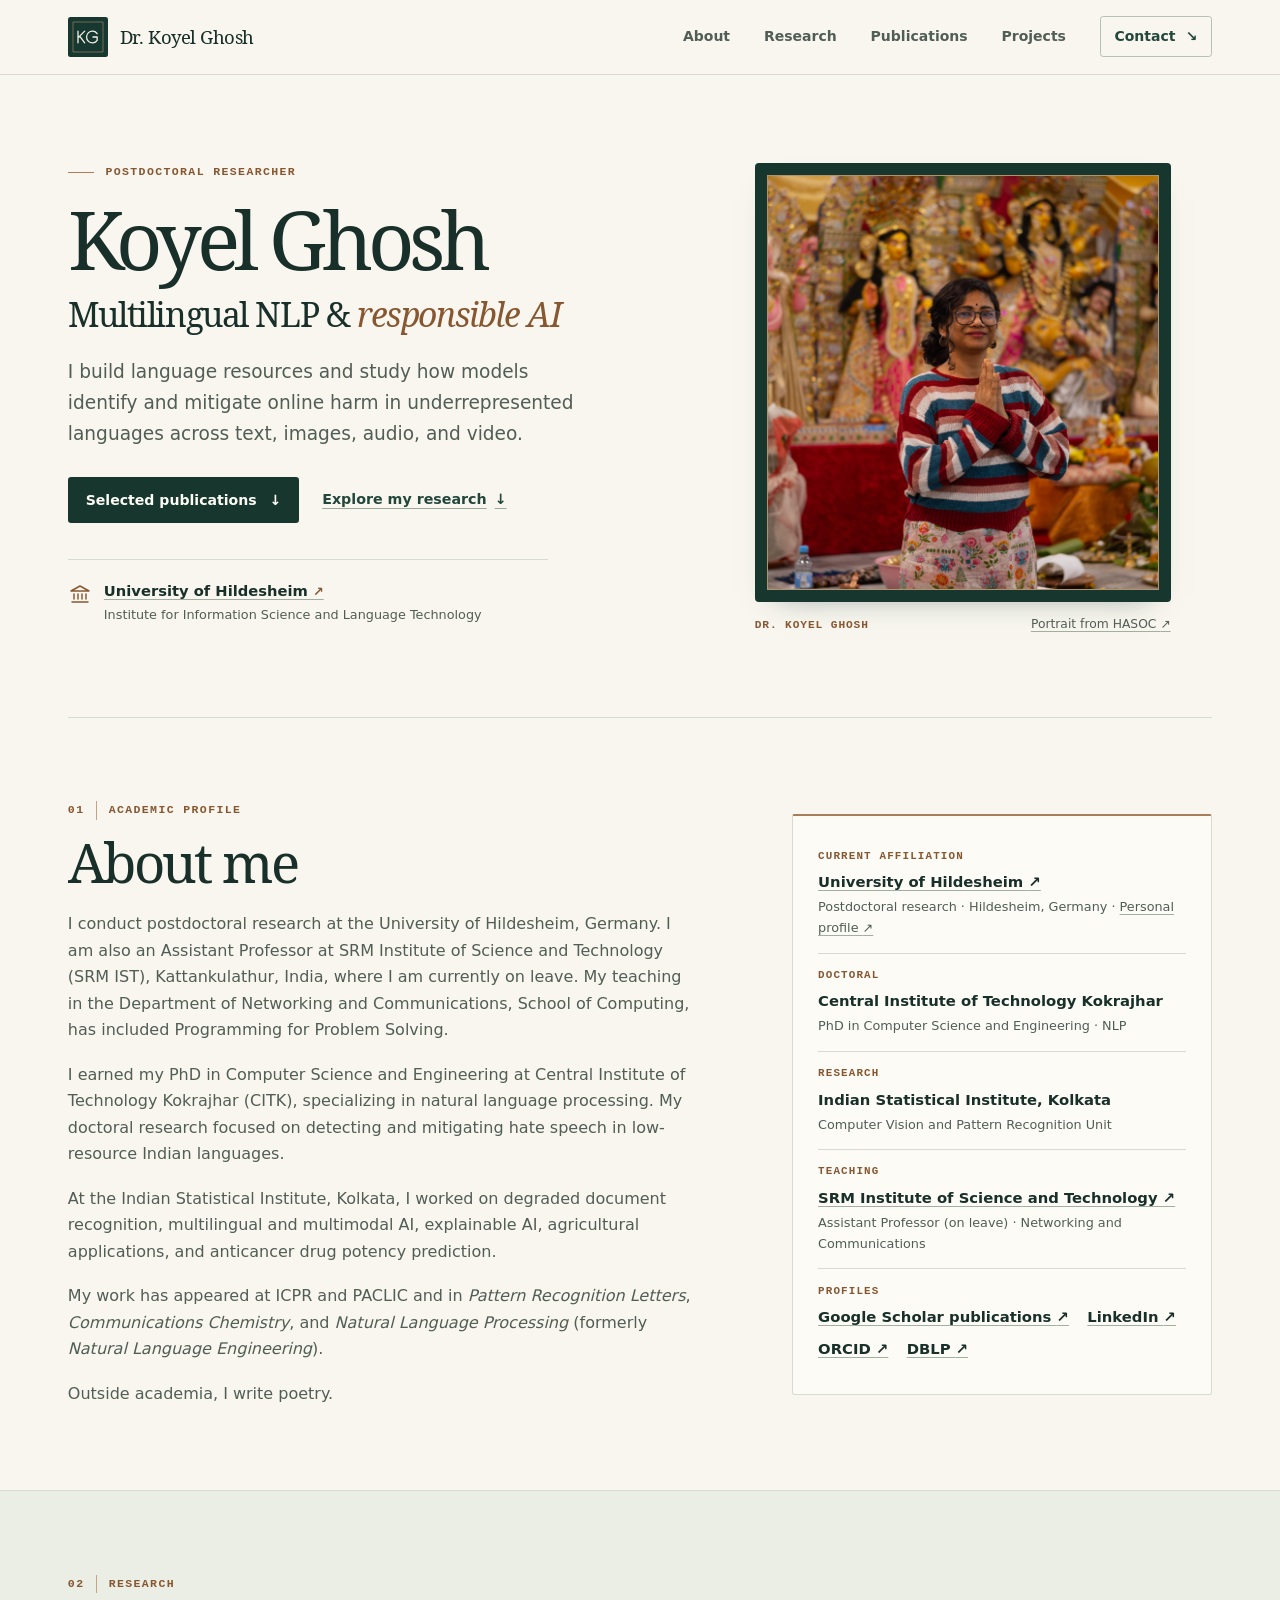
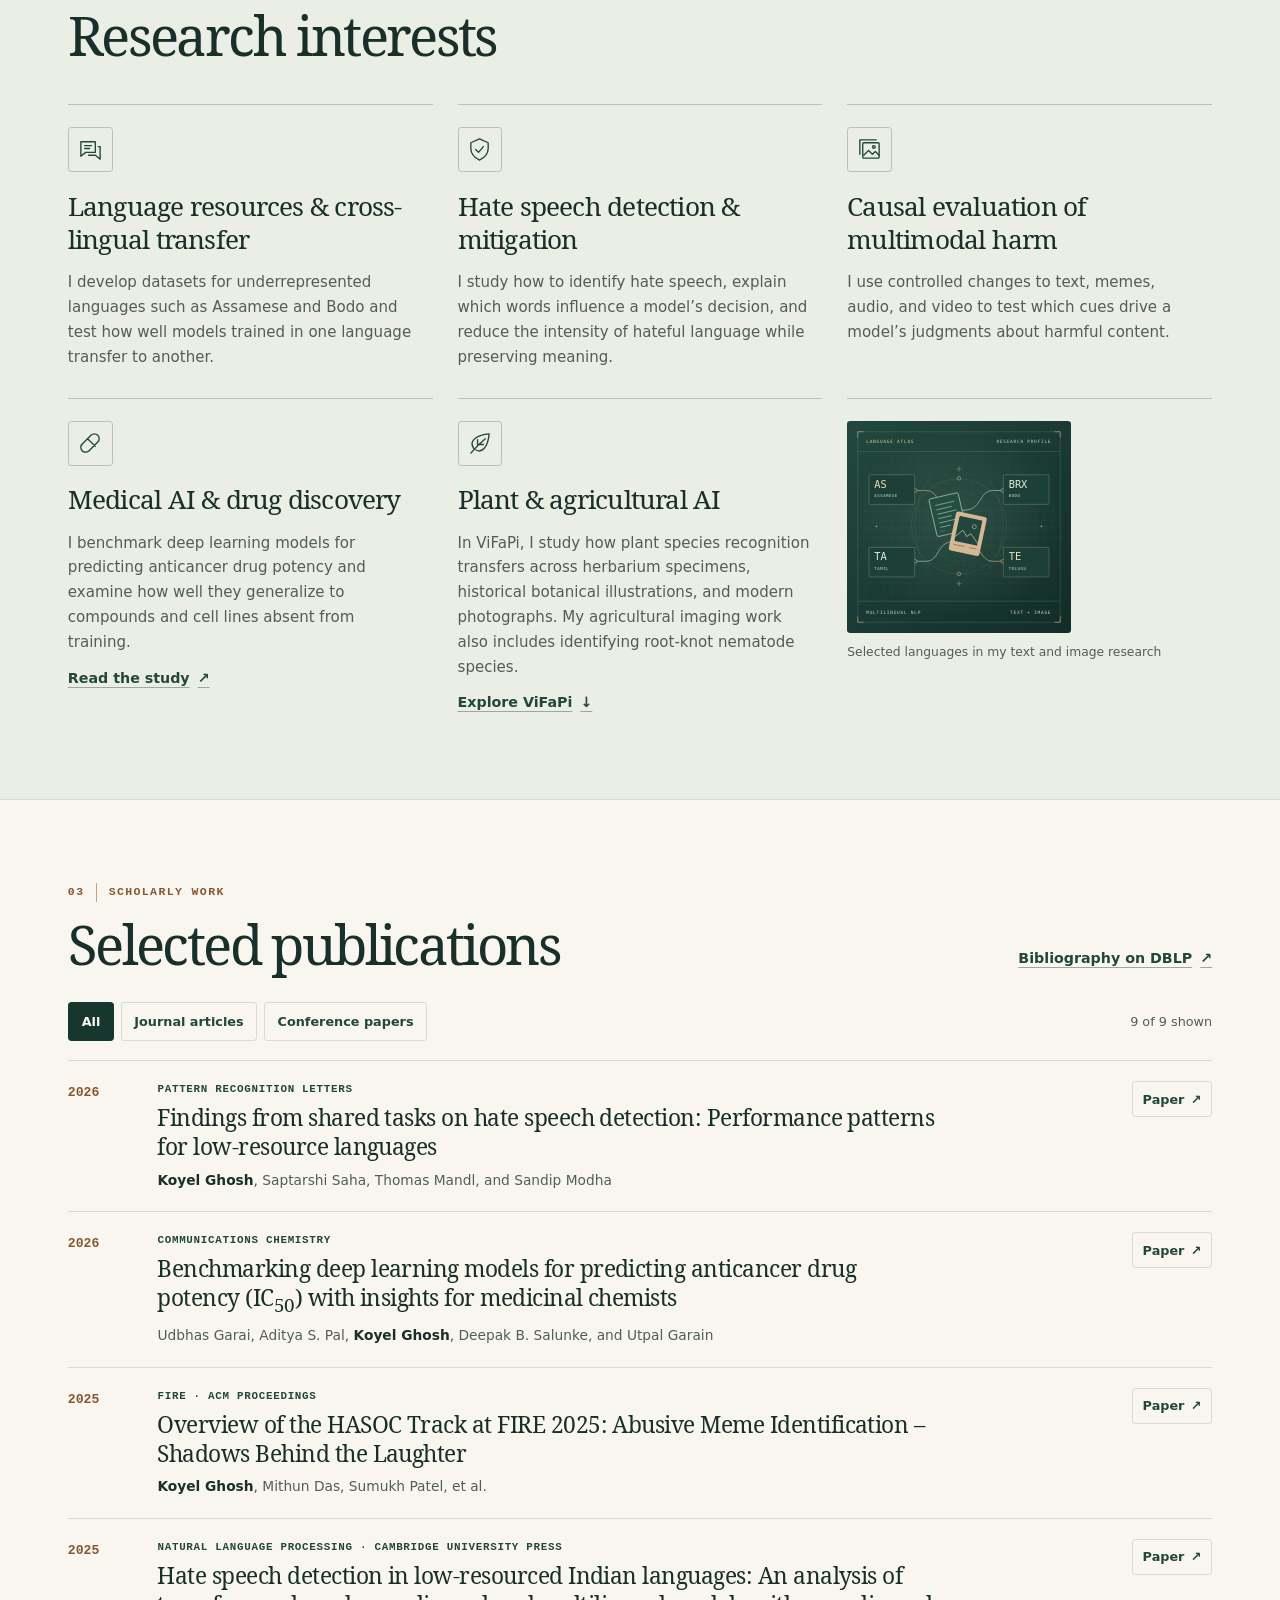
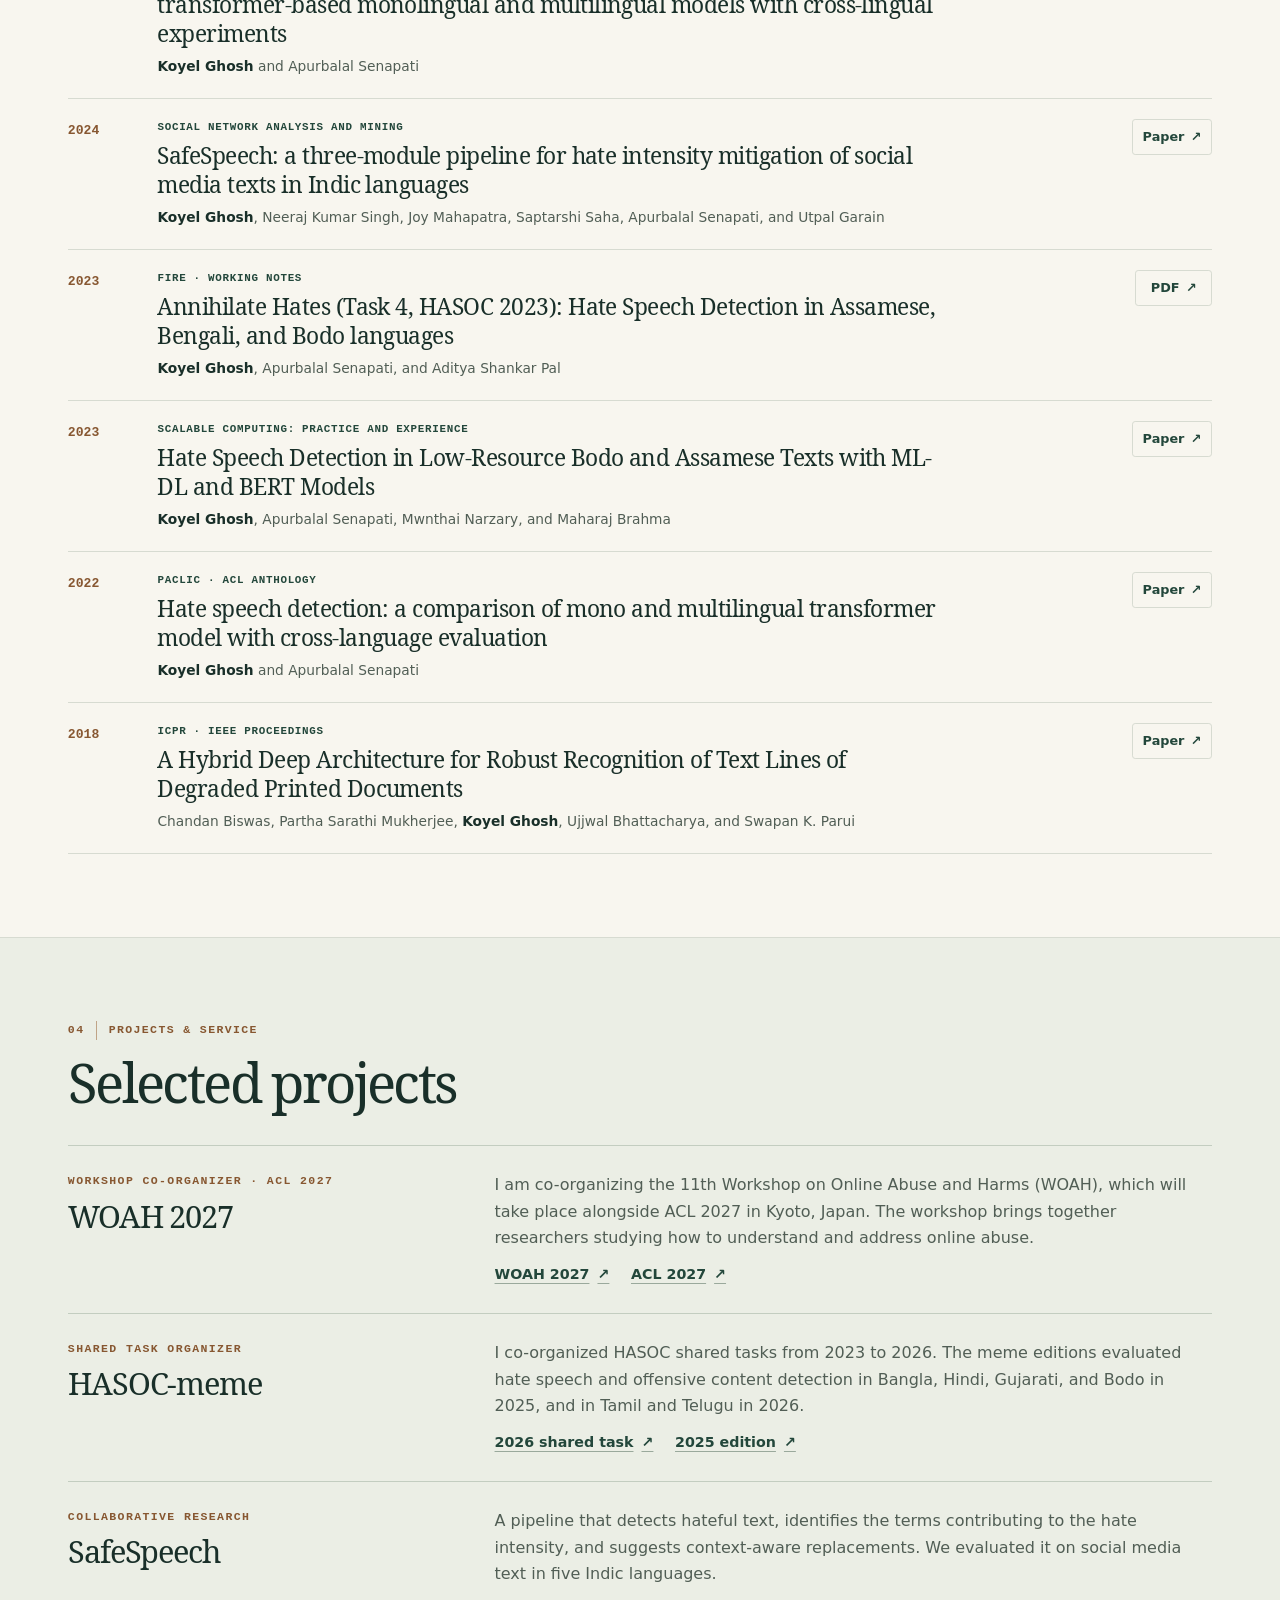
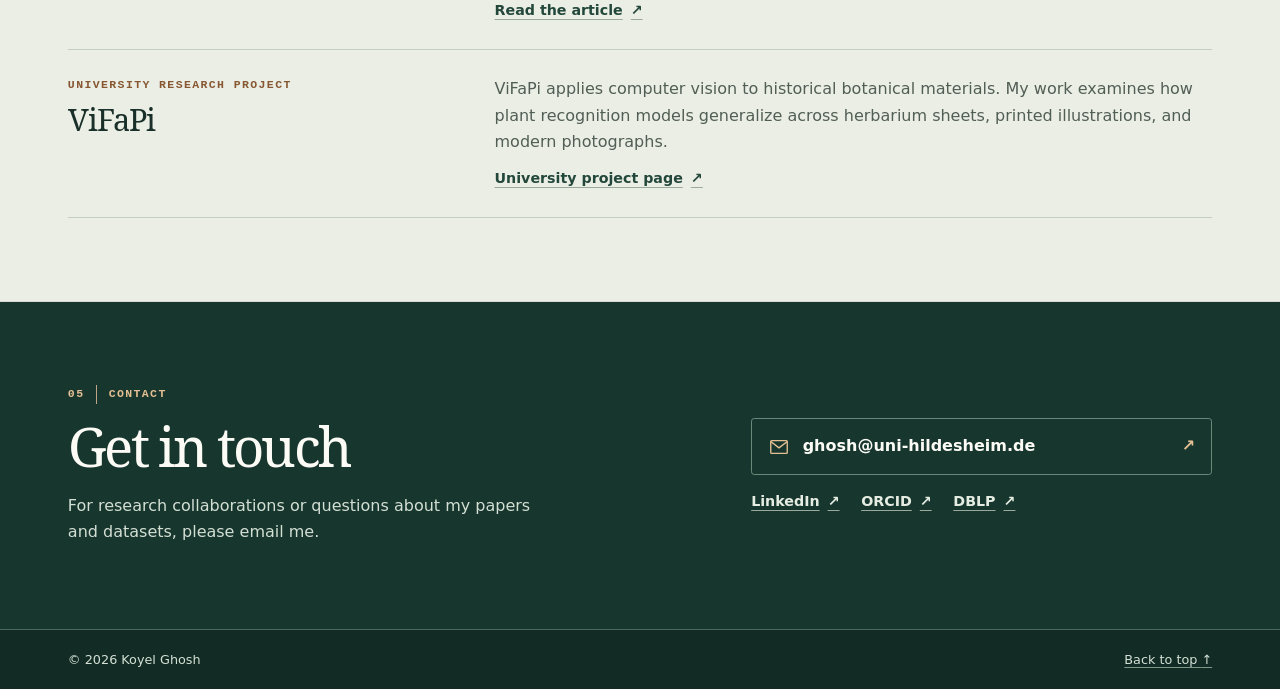
<file: index.html>
<!doctype html>
<html lang="en">
<head>
  <meta charset="utf-8">
  <meta name="viewport" content="width=device-width, initial-scale=1">
  <meta name="theme-color" content="#f8f6ef">
  <meta name="description" content="Dr. Koyel Ghosh conducts postdoctoral research at the University of Hildesheim on multilingual NLP, online harm, and multimodal AI, with applications in plant science and drug discovery.">
  <meta property="og:title" content="Dr. Koyel Ghosh · Research">
  <meta property="og:description" content="Research in multilingual NLP, multimodal evaluation of online harm, and applications of AI in plant science and drug discovery.">
  <meta property="og:type" content="website">
  <title>Dr. Koyel Ghosh · Research</title>
  <link rel="icon" href="assets/favicon.svg" type="image/svg+xml">
  <link rel="preload" href="assets/noto-serif.woff" as="font" type="font/woff" crossorigin>
  <link rel="stylesheet" href="styles.css">
  <script src="site.js" defer></script>
</head>
<body id="top">
  <a class="skip-link" href="#main">Skip to content</a>

  <header class="site-header">
    <div class="wrap masthead">
      <a class="brand" href="#top" aria-label="Dr. Koyel Ghosh, home">
        <img class="brand-mark" src="assets/favicon.svg" width="42" height="42" alt="">
        <span class="brand-name">Dr. Koyel Ghosh</span>
      </a>
      <button type="button" class="menu-toggle" aria-expanded="false" aria-controls="primary-nav" hidden>
        Menu
        <svg viewBox="0 0 20 20" width="18" height="18" fill="none" stroke="currentColor" stroke-width="1.4" aria-hidden="true"><path d="M3 6h14M3 10h14M3 14h14"/></svg>
      </button>
      <nav class="site-nav" id="primary-nav" aria-label="Main navigation">
        <a href="#about">About</a>
        <a href="#research">Research</a>
        <a href="#publications">Publications</a>
        <a href="#projects">Projects</a>
        <a class="nav-contact" href="#contact">Contact <span aria-hidden="true">↘</span></a>
      </nav>
    </div>
  </header>

  <main id="main">
    <section class="hero wrap" aria-labelledby="hero-title">
      <div class="hero-copy">
        <p class="eyebrow hero-eyebrow"><span></span> Postdoctoral Researcher</p>
        <h1 id="hero-title">Koyel Ghosh</h1>
        <p class="hero-subtitle">Multilingual NLP &amp; <em>responsible AI</em></p>
        <p class="hero-intro">I build language resources and study how models identify and mitigate online harm in underrepresented languages across text, images, audio, and video.</p>
        <div class="hero-actions">
          <a class="button button-primary" href="#publications">Selected publications <span aria-hidden="true">↓</span></a>
          <a class="text-link" href="#research">Explore my research <span aria-hidden="true">↓</span></a>
        </div>
        <div class="hero-affiliation">
          <svg viewBox="0 0 24 24" width="24" height="24" fill="none" stroke="currentColor" stroke-width="1.45" stroke-linecap="round" stroke-linejoin="round" aria-hidden="true">
            <path d="M3 9 12 4l9 5H3ZM4 20h16M6 12v5m4-5v5m4-5v5m4-5v5"/>
          </svg>
          <div>
            <strong><a href="https://www.uni-hildesheim.de/fb3/institute/iwist/team/">University of Hildesheim <span class="affiliation-arrow" aria-hidden="true">↗</span></a></strong>
            <span>Institute for Information Science and Language Technology</span>
          </div>
        </div>
      </div>

      <figure class="hero-portrait">
        <div class="portrait-frame">
          <img src="assets/koyel.jpg" width="1280" height="1119" alt="Portrait of Dr. Koyel Ghosh" fetchpriority="high">
        </div>
        <figcaption>
          <span>Dr. Koyel Ghosh</span>
          <a href="https://hasocfire.github.io/hasoc/2025/organizers.html">Portrait from HASOC <span aria-hidden="true">↗</span></a>
        </figcaption>
      </figure>
    </section>

    <section class="section about wrap" id="about" aria-labelledby="about-title">
      <div>
        <p class="eyebrow section-number"><span>01</span> Academic profile</p>
        <h2 id="about-title">About me</h2>
        <p class="prose">I conduct postdoctoral research at the University of Hildesheim, Germany. I am also an Assistant Professor at SRM Institute of Science and Technology (SRM IST), Kattankulathur, India, where I am currently on leave. My teaching in the Department of Networking and Communications, School of Computing, has included Programming for Problem Solving.</p>
        <p class="prose">I earned my PhD in Computer Science and Engineering at Central Institute of Technology Kokrajhar (CITK), specializing in natural language processing. My doctoral research focused on detecting and mitigating hate speech in low-resource Indian languages.</p>
        <p class="prose">At the Indian Statistical Institute, Kolkata, I worked on degraded document recognition, multilingual and multimodal AI, explainable AI, agricultural applications, and anticancer drug potency prediction.</p>
        <p class="prose">My work has appeared at ICPR and PACLIC and in <em>Pattern Recognition Letters</em>, <em>Communications Chemistry</em>, and <em>Natural Language Processing</em> (formerly <em>Natural Language Engineering</em>).</p>
        <p class="prose" id="poetry">Outside academia, I write poetry.</p>
      </div>
      <aside class="academic-details" aria-label="Academic background">
        <dl>
          <div>
            <dt>Current affiliation</dt>
            <dd><a href="https://www.uni-hildesheim.de/fb3/institute/iwist/team/">University of Hildesheim <span aria-hidden="true">↗</span></a></dd>
            <dd class="detail-note">Postdoctoral research · Hildesheim, Germany · <a href="https://www.uni-hildesheim.de/lsf/personen/person/8615/">Personal profile <span aria-hidden="true">↗</span></a></dd>
          </div>
          <div>
            <dt>Doctoral</dt>
            <dd>Central Institute of Technology Kokrajhar</dd>
            <dd class="detail-note">PhD in Computer Science and Engineering · NLP</dd>
          </div>
          <div>
            <dt>Research</dt>
            <dd>Indian Statistical Institute, Kolkata</dd>
            <dd class="detail-note">Computer Vision and Pattern Recognition Unit</dd>
          </div>
          <div>
            <dt>Teaching</dt>
            <dd><a href="https://www.srmist.edu.in/faculty/dr-koyel-ghosh/">SRM Institute of Science and Technology <span aria-hidden="true">↗</span></a></dd>
            <dd class="detail-note">Assistant Professor (on leave) · Networking and Communications</dd>
          </div>
          <div>
            <dt>Profiles</dt>
            <dd class="profile-links">
              <a href="https://scholar.google.com/scholar?hl=en&amp;q=author%3A%22Koyel+Ghosh%22+%22hate+speech%22">Google Scholar publications <span aria-hidden="true">↗</span></a>
              <a href="https://in.linkedin.com/in/dr-koyel-ghosh-18333076" rel="me">LinkedIn <span aria-hidden="true">↗</span></a>
              <a href="https://orcid.org/0000-0001-5347-4961" rel="me">ORCID <span aria-hidden="true">↗</span></a>
              <a href="https://dblp.org/pid/231/1839.html">DBLP <span aria-hidden="true">↗</span></a>
            </dd>
          </div>
        </dl>
      </aside>
    </section>

    <section class="section research-band" id="research" aria-labelledby="research-title">
      <div class="wrap">
        <p class="eyebrow section-number"><span>02</span> Research</p>
        <h2 id="research-title">Research interests</h2>
        <div class="research-grid">
          <article class="research-topic">
            <span class="topic-icon" aria-hidden="true">
              <svg viewBox="0 0 28 28" width="27" height="27" fill="none" stroke="currentColor" stroke-width="1.4" stroke-linecap="round" stroke-linejoin="round"><path d="M4 6h15v11H9l-5 4V6Zm8 14h7l5 4V11h-2M8 10h7m-7 3h5"/></svg>
            </span>
            <h3>Language resources &amp; cross-lingual transfer</h3>
            <p>I develop datasets for underrepresented languages such as Assamese and Bodo and test how well models trained in one language transfer to another.</p>
          </article>
          <article class="research-topic">
            <span class="topic-icon" aria-hidden="true">
              <svg viewBox="0 0 28 28" width="27" height="27" fill="none" stroke="currentColor" stroke-width="1.4" stroke-linecap="round" stroke-linejoin="round"><path d="M14 3 23 7v6c0 5.2-3.7 9.4-9 12-5.3-2.6-9-6.8-9-12V7l9-4Z"/><path d="m10 14 3 3 5-6"/></svg>
            </span>
            <h3>Hate speech detection &amp; mitigation</h3>
            <p>I study how to identify hate speech, explain which words influence a model’s decision, and reduce the intensity of hateful language while preserving meaning.</p>
          </article>
          <article class="research-topic">
            <span class="topic-icon" aria-hidden="true">
              <svg viewBox="0 0 28 28" width="27" height="27" fill="none" stroke="currentColor" stroke-width="1.4" stroke-linecap="round" stroke-linejoin="round"><rect x="7" y="7" width="17" height="16" rx="1"/><path d="M4 19V4h17M8 20l5-5 4 4 3-3 4 4"/><circle cx="18.5" cy="11.5" r="1.4"/></svg>
            </span>
            <h3>Causal evaluation of multimodal harm</h3>
            <p>I use controlled changes to text, memes, audio, and video to test which cues drive a model’s judgments about harmful content.</p>
          </article>
          <article class="research-topic">
            <span class="topic-icon" aria-hidden="true">
              <svg viewBox="0 0 28 28" width="27" height="27" fill="none" stroke="currentColor" stroke-width="1.4" stroke-linecap="round" stroke-linejoin="round"><path d="M9 23a5 5 0 0 1-3.54-8.54l9-9a5 5 0 1 1 7.08 7.08l-9 9A5 5 0 0 1 9 23Zm2-14 8 8"/></svg>
            </span>
            <h3>Medical AI &amp; drug discovery</h3>
            <p>I benchmark deep learning models for predicting anticancer drug potency and examine how well they generalize to compounds and cell lines absent from training.</p>
            <a class="text-link topic-link" href="https://doi.org/10.1038/s42004-026-01916-9">Read the study <span aria-hidden="true">↗</span></a>
          </article>
          <article class="research-topic">
            <span class="topic-icon" aria-hidden="true">
              <svg viewBox="0 0 28 28" width="27" height="27" fill="none" stroke="currentColor" stroke-width="1.4" stroke-linecap="round" stroke-linejoin="round"><path d="M5 24c5-6 9-10 15-15M8 19C2 10 13 5 24 4c-1 11-6 22-15 16M12 15v-5m1 5h5"/></svg>
            </span>
            <h3>Plant &amp; agricultural AI</h3>
            <p>In ViFaPi, I study how plant species recognition transfers across herbarium specimens, historical botanical illustrations, and modern photographs. My agricultural imaging work also includes identifying root-knot nematode species.</p>
            <a class="text-link topic-link" href="#vifapi">Explore ViFaPi <span aria-hidden="true">↓</span></a>
          </article>
          <figure class="research-atlas">
            <img src="assets/language-atlas.svg" width="500" height="473" alt="Assamese, Bodo, Tamil, and Telugu linked to illustrated text and image layers." loading="lazy">
            <figcaption>Selected languages in my text and image research</figcaption>
          </figure>
        </div>
      </div>
    </section>

    <section class="section publications wrap" id="publications" aria-labelledby="publications-title">
      <div class="section-heading">
        <div>
          <p class="eyebrow section-number"><span>03</span> Scholarly work</p>
          <h2 id="publications-title">Selected publications</h2>
        </div>
        <a class="text-link heading-link" href="https://dblp.org/pid/231/1839.html">Bibliography on DBLP <span aria-hidden="true">↗</span></a>
      </div>

      <div class="publication-tools" hidden>
        <div class="filters" role="group" aria-label="Filter publications by type">
          <button type="button" data-filter="all" aria-pressed="true" aria-controls="publication-list">All</button>
          <button type="button" data-filter="journal" aria-pressed="false" aria-controls="publication-list">Journal articles</button>
          <button type="button" data-filter="conference" aria-pressed="false" aria-controls="publication-list">Conference papers</button>
        </div>
        <p class="publication-count" aria-live="polite"></p>
      </div>

      <ol class="publication-list" id="publication-list">
        <li class="publication" data-type="journal">
          <time datetime="2026">2026</time>
          <div>
            <p class="publication-venue">Pattern Recognition Letters</p>
            <h3>Findings from shared tasks on hate speech detection: Performance patterns for low-resource languages</h3>
            <p class="authors"><strong>Koyel Ghosh</strong>, Saptarshi Saha, Thomas Mandl, and Sandip Modha</p>
          </div>
          <a class="publication-link" href="https://doi.org/10.1016/j.patrec.2025.09.004" aria-label="Paper on Findings from shared tasks on hate speech detection"><span>Paper</span> <span aria-hidden="true">↗</span></a>
        </li>

        <li class="publication" data-type="journal">
          <time datetime="2026">2026</time>
          <div>
            <p class="publication-venue">Communications Chemistry</p>
            <h3>Benchmarking deep learning models for predicting anticancer drug potency (IC<sub>50</sub>) with insights for medicinal chemists</h3>
            <p class="authors">Udbhas Garai, Aditya S. Pal, <strong>Koyel Ghosh</strong>, Deepak B. Salunke, and Utpal Garain</p>
          </div>
          <a class="publication-link" href="https://doi.org/10.1038/s42004-026-01916-9" aria-label="Paper on anticancer drug potency prediction"><span>Paper</span> <span aria-hidden="true">↗</span></a>
        </li>

        <li class="publication" data-type="conference">
          <time datetime="2025">2025</time>
          <div>
            <p class="publication-venue">FIRE · ACM Proceedings</p>
            <h3>Overview of the HASOC Track at FIRE 2025: Abusive Meme Identification – Shadows Behind the Laughter</h3>
            <p class="authors"><strong>Koyel Ghosh</strong>, Mithun Das, Sumukh Patel, et al.</p>
          </div>
          <a class="publication-link" href="https://doi.org/10.1145/3777867.3778259" aria-label="Paper on Overview of the HASOC Track at FIRE 2025"><span>Paper</span> <span aria-hidden="true">↗</span></a>
        </li>

        <li class="publication" data-type="journal">
          <time datetime="2025">2025</time>
          <div>
            <p class="publication-venue">Natural Language Processing · Cambridge University Press</p>
            <h3>Hate speech detection in low-resourced Indian languages: An analysis of transformer-based monolingual and multilingual models with cross-lingual experiments</h3>
            <p class="authors"><strong>Koyel Ghosh</strong> and Apurbalal Senapati</p>
          </div>
          <a class="publication-link" href="https://doi.org/10.1017/nlp.2024.28" aria-label="Paper on Hate speech detection in low-resourced Indian languages"><span>Paper</span> <span aria-hidden="true">↗</span></a>
        </li>

        <li class="publication" data-type="journal">
          <time datetime="2024">2024</time>
          <div>
            <p class="publication-venue">Social Network Analysis and Mining</p>
            <h3>SafeSpeech: a three-module pipeline for hate intensity mitigation of social media texts in Indic languages</h3>
            <p class="authors"><strong>Koyel Ghosh</strong>, Neeraj Kumar Singh, Joy Mahapatra, Saptarshi Saha, Apurbalal Senapati, and Utpal Garain</p>
          </div>
          <a class="publication-link" href="https://doi.org/10.1007/s13278-024-01393-9" aria-label="Paper on SafeSpeech"><span>Paper</span> <span aria-hidden="true">↗</span></a>
        </li>

        <li class="publication" data-type="conference">
          <time datetime="2023">2023</time>
          <div>
            <p class="publication-venue">FIRE · Working Notes</p>
            <h3>Annihilate Hates (Task 4, HASOC 2023): Hate Speech Detection in Assamese, Bengali, and Bodo languages</h3>
            <p class="authors"><strong>Koyel Ghosh</strong>, Apurbalal Senapati, and Aditya Shankar Pal</p>
          </div>
          <a class="publication-link" href="https://ceur-ws.org/Vol-3681/T6-4.pdf" aria-label="PDF of Annihilate Hates"><span>PDF</span> <span aria-hidden="true">↗</span></a>
        </li>

        <li class="publication" data-type="journal">
          <time datetime="2023">2023</time>
          <div>
            <p class="publication-venue">Scalable Computing: Practice and Experience</p>
            <h3>Hate Speech Detection in Low-Resource Bodo and Assamese Texts with ML-DL and BERT Models</h3>
            <p class="authors"><strong>Koyel Ghosh</strong>, Apurbalal Senapati, Mwnthai Narzary, and Maharaj Brahma</p>
          </div>
          <a class="publication-link" href="https://doi.org/10.12694/scpe.v24i4.2469" aria-label="Paper on Hate Speech Detection in Low-Resource Bodo and Assamese Texts"><span>Paper</span> <span aria-hidden="true">↗</span></a>
        </li>

        <li class="publication" data-type="conference">
          <time datetime="2022">2022</time>
          <div>
            <p class="publication-venue">PACLIC · ACL Anthology</p>
            <h3>Hate speech detection: a comparison of mono and multilingual transformer model with cross-language evaluation</h3>
            <p class="authors"><strong>Koyel Ghosh</strong> and Apurbalal Senapati</p>
          </div>
          <a class="publication-link" href="https://aclanthology.org/2022.paclic-1.94/" aria-label="Paper on Hate speech detection at PACLIC 2022"><span>Paper</span> <span aria-hidden="true">↗</span></a>
        </li>
        <li class="publication" data-type="conference">
          <time datetime="2018">2018</time>
          <div>
            <p class="publication-venue">ICPR · IEEE Proceedings</p>
            <h3>A Hybrid Deep Architecture for Robust Recognition of Text Lines of Degraded Printed Documents</h3>
            <p class="authors">Chandan Biswas, Partha Sarathi Mukherjee, <strong>Koyel Ghosh</strong>, Ujjwal Bhattacharya, and Swapan K. Parui</p>
          </div>
          <a class="publication-link" href="https://doi.org/10.1109/ICPR.2018.8545409" aria-label="Paper on text line recognition at ICPR 2018"><span>Paper</span> <span aria-hidden="true">↗</span></a>
        </li>
      </ol>
    </section>

    <section class="section projects-band" id="projects" aria-labelledby="projects-title">
      <div class="wrap">
        <p class="eyebrow section-number"><span>04</span> Projects &amp; service</p>
        <h2 id="projects-title">Selected projects</h2>

        <div class="project-list">
          <article class="project">
            <div class="project-label">
              <p class="eyebrow">Workshop co-organizer · ACL 2027</p>
              <h3>WOAH 2027</h3>
            </div>
            <div>
              <p>I am co-organizing the 11th Workshop on Online Abuse and Harms (WOAH), which will take place alongside ACL 2027 in Kyoto, Japan. The workshop brings together researchers studying how to understand and address online abuse.</p>
              <div class="project-links">
                <a class="text-link" href="https://www.thewoah.org/">WOAH 2027 <span aria-hidden="true">↗</span></a>
                <a class="text-link" href="https://2027.aclweb.org/">ACL 2027 <span aria-hidden="true">↗</span></a>
              </div>
            </div>
          </article>
          <article class="project">
            <div class="project-label">
              <p class="eyebrow">Shared task organizer</p>
              <h3>HASOC-meme</h3>
            </div>
            <div>
              <p>I co-organized HASOC shared tasks from 2023 to 2026. The meme editions evaluated hate speech and offensive content detection in Bangla, Hindi, Gujarati, and Bodo in 2025, and in Tamil and Telugu in 2026.</p>
              <div class="project-links">
                <a class="text-link" href="https://hasocfire.github.io/hasoc/2026/">2026 shared task <span aria-hidden="true">↗</span></a>
                <a class="text-link" href="https://hasocfire.github.io/hasoc/2025/organizers.html">2025 edition <span aria-hidden="true">↗</span></a>
              </div>
            </div>
          </article>
          <article class="project">
            <div class="project-label">
              <p class="eyebrow">Collaborative research</p>
              <h3>SafeSpeech</h3>
            </div>
            <div>
              <p>A pipeline that detects hateful text, identifies the terms contributing to the hate intensity, and suggests context-aware replacements. We evaluated it on social media text in five Indic languages.</p>
              <div class="project-links">
                <a class="text-link" href="https://doi.org/10.1007/s13278-024-01393-9">Read the article <span aria-hidden="true">↗</span></a>
              </div>
            </div>
          </article>
          <article class="project" id="vifapi">
            <div class="project-label">
              <p class="eyebrow">University research project</p>
              <h3>ViFaPi</h3>
            </div>
            <div>
              <p>ViFaPi applies computer vision to historical botanical materials. My work examines how plant recognition models generalize across herbarium sheets, printed illustrations, and modern photographs.</p>
              <div class="project-links">
                <a class="text-link" href="https://www.uni-hildesheim.de/fb3/institute/iwist/forschung/forschungsprojekte/aktuelle-forschungsprojekte/visuelle-fachinformation-automatische-bildverarbeitung-fuer-pflanzen-in-historischen-drucken-handschriften-und-herbarien-vifapi/">University project page <span aria-hidden="true">↗</span></a>
              </div>
            </div>
          </article>
        </div>
      </div>
    </section>

    <section class="section contact" id="contact" aria-labelledby="contact-title">
      <div class="wrap contact-grid">
        <div>
          <p class="eyebrow section-number"><span>05</span> Contact</p>
          <h2 id="contact-title">Get in touch</h2>
          <p>For research collaborations or questions about my papers and datasets, please email me.</p>
        </div>
        <address class="contact-links">
          <a class="email-link" href="mailto:ghosh@uni-hildesheim.de">
            <svg viewBox="0 0 24 24" width="22" height="22" fill="none" stroke="currentColor" stroke-width="1.5" stroke-linejoin="round" aria-hidden="true"><rect x="3" y="5" width="18" height="14" rx="1"/><path d="m3 6 9 7 9-7"/></svg>
            <span>ghosh@uni-hildesheim.de</span>
            <span class="email-arrow" aria-hidden="true">↗</span>
          </a>
          <div class="contact-profiles">
            <a class="text-link" href="https://in.linkedin.com/in/dr-koyel-ghosh-18333076" rel="me">LinkedIn <span aria-hidden="true">↗</span></a>
            <a class="text-link" href="https://orcid.org/0000-0001-5347-4961" rel="me">ORCID <span aria-hidden="true">↗</span></a>
            <a class="text-link" href="https://dblp.org/pid/231/1839.html">DBLP <span aria-hidden="true">↗</span></a>
          </div>
        </address>
      </div>
    </section>
  </main>

  <footer class="site-footer">
    <div class="wrap footer-inner">
      <p>© 2026 Koyel Ghosh</p>
      <a href="#top">Back to top <span aria-hidden="true">↑</span></a>
    </div>
  </footer>
</body>
</html>
</file>
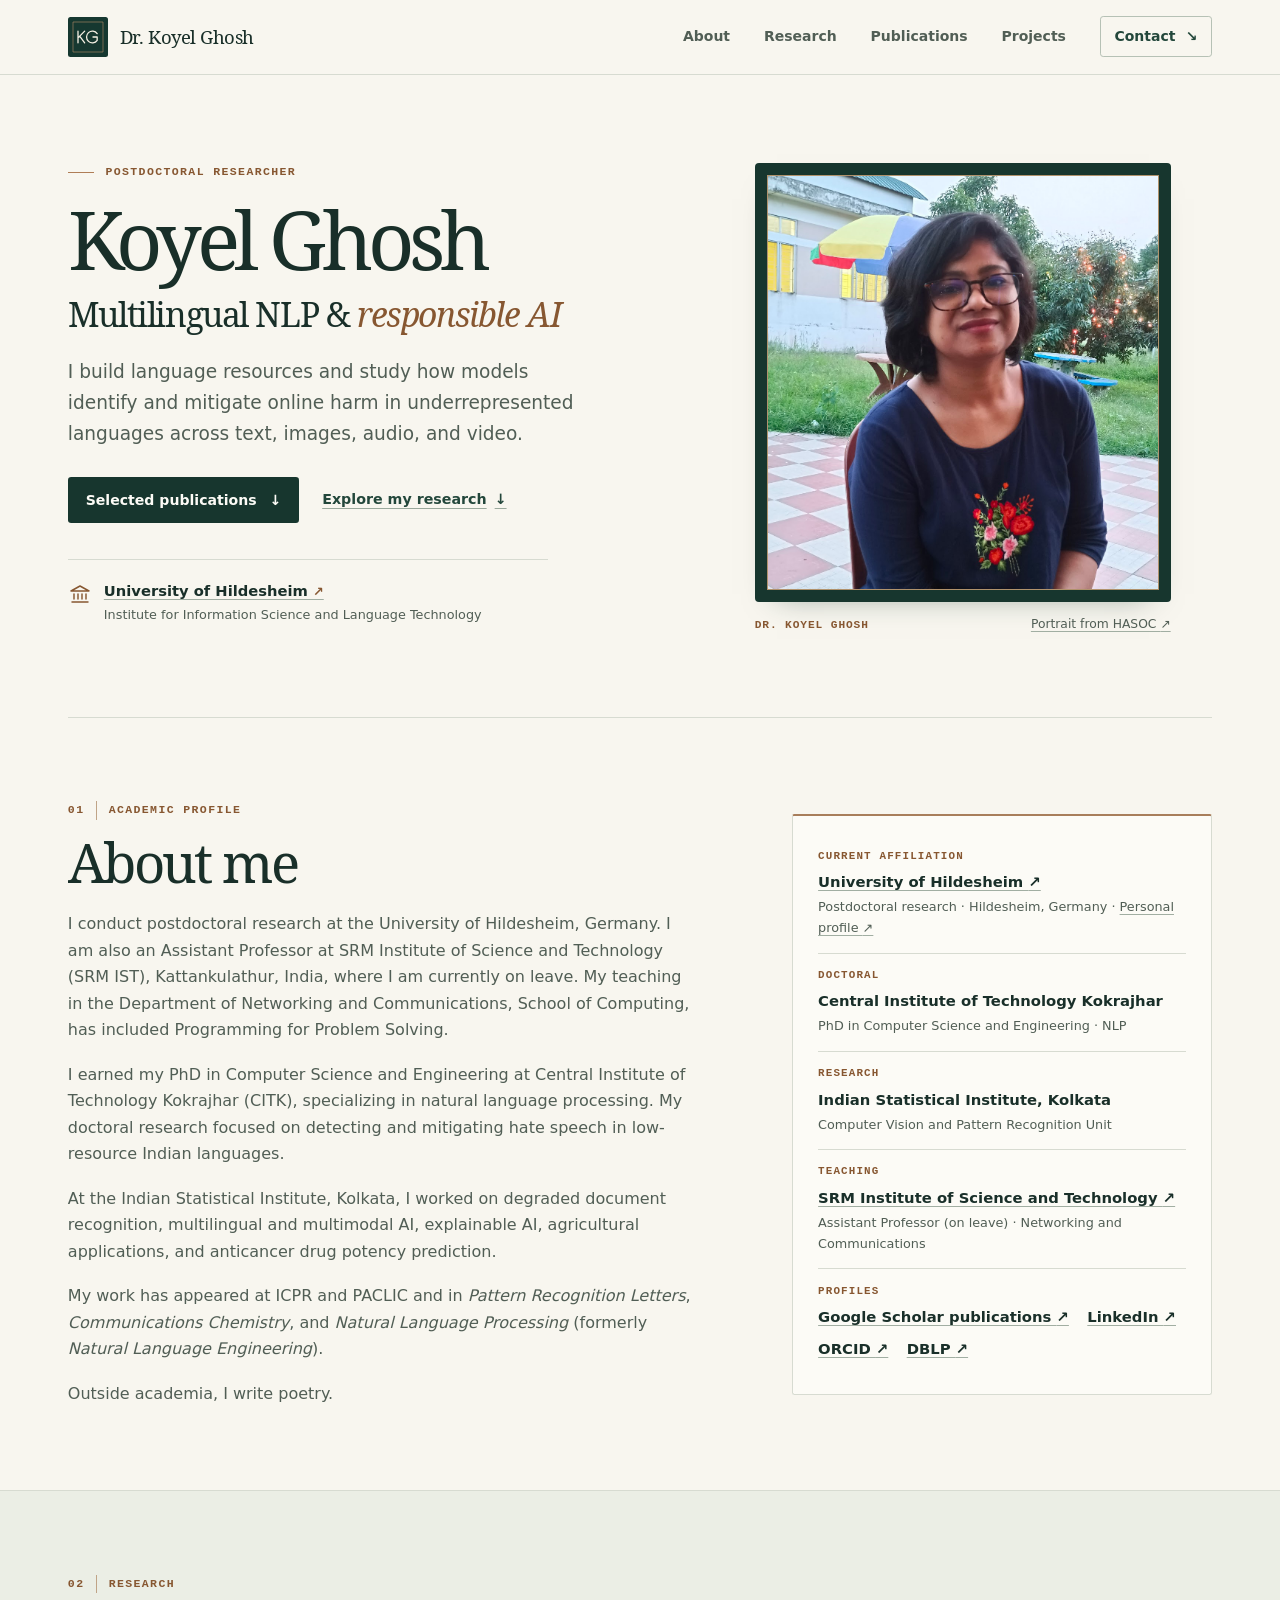
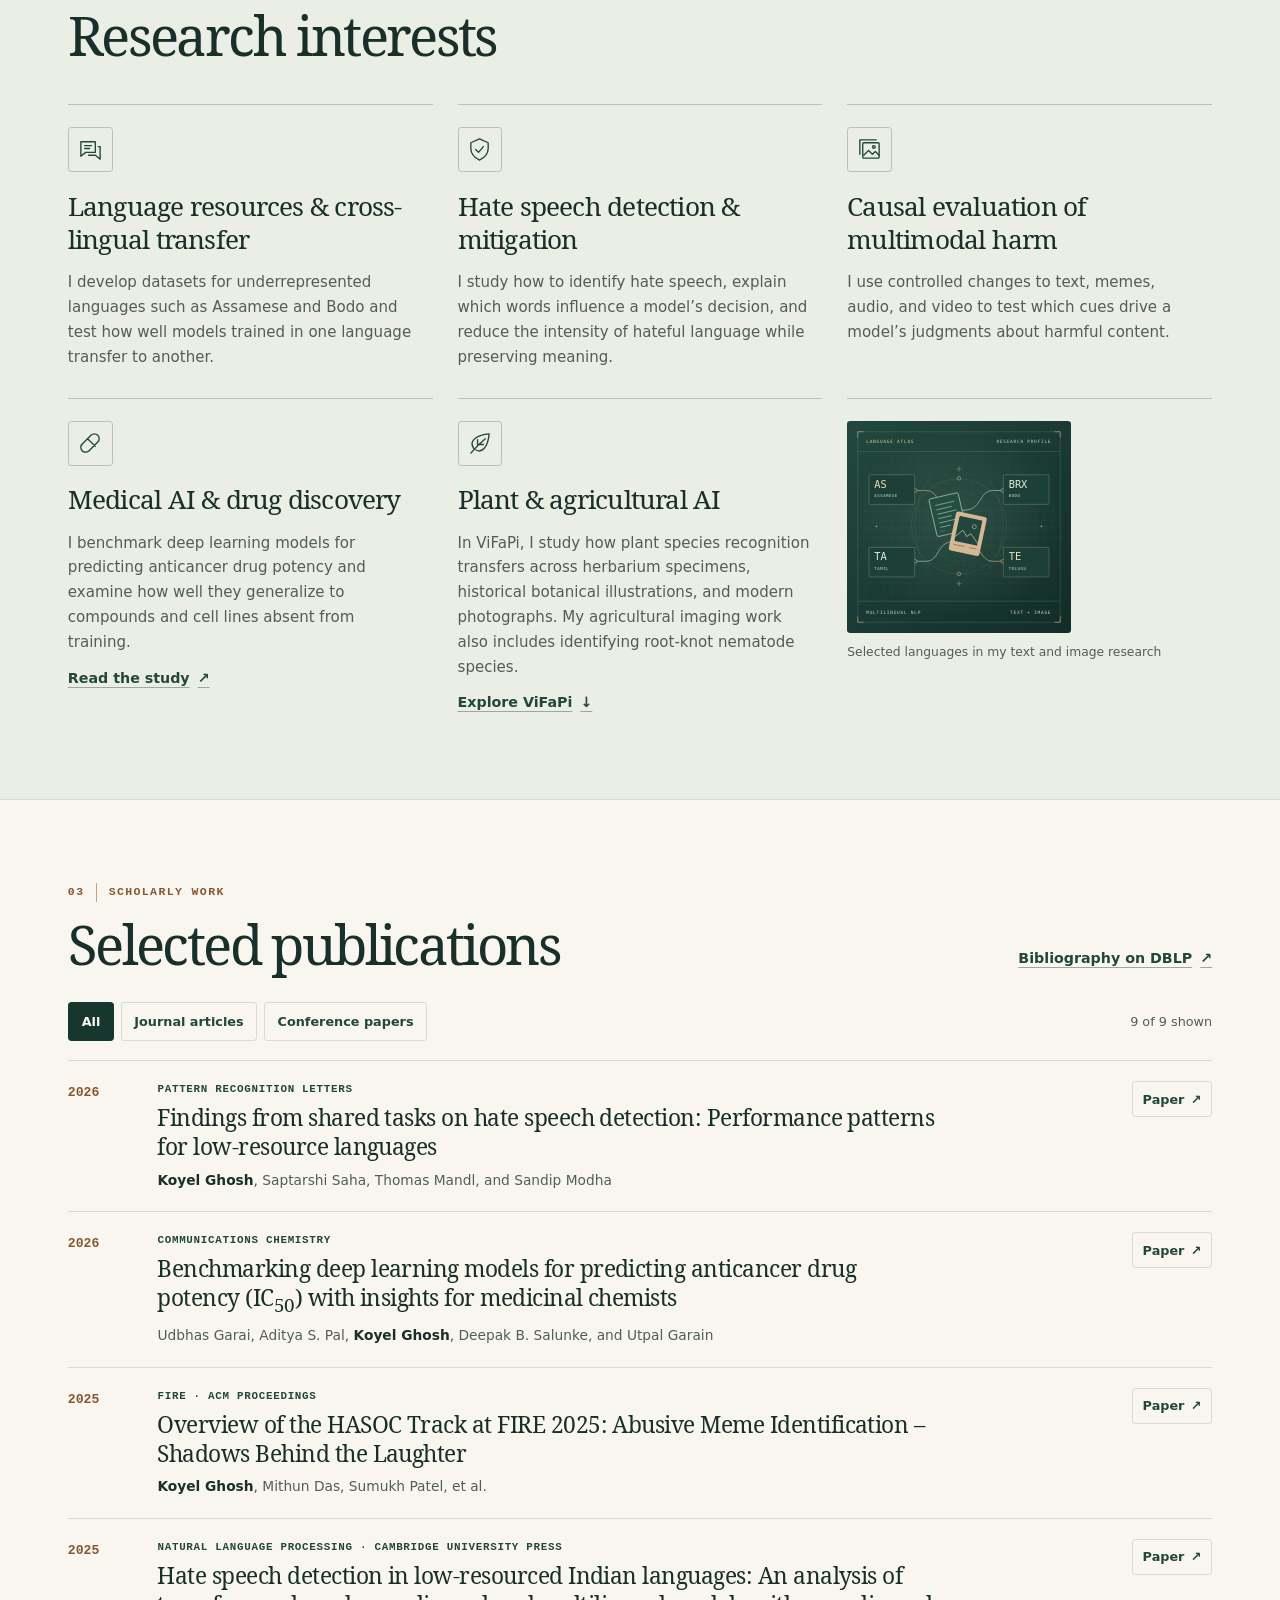
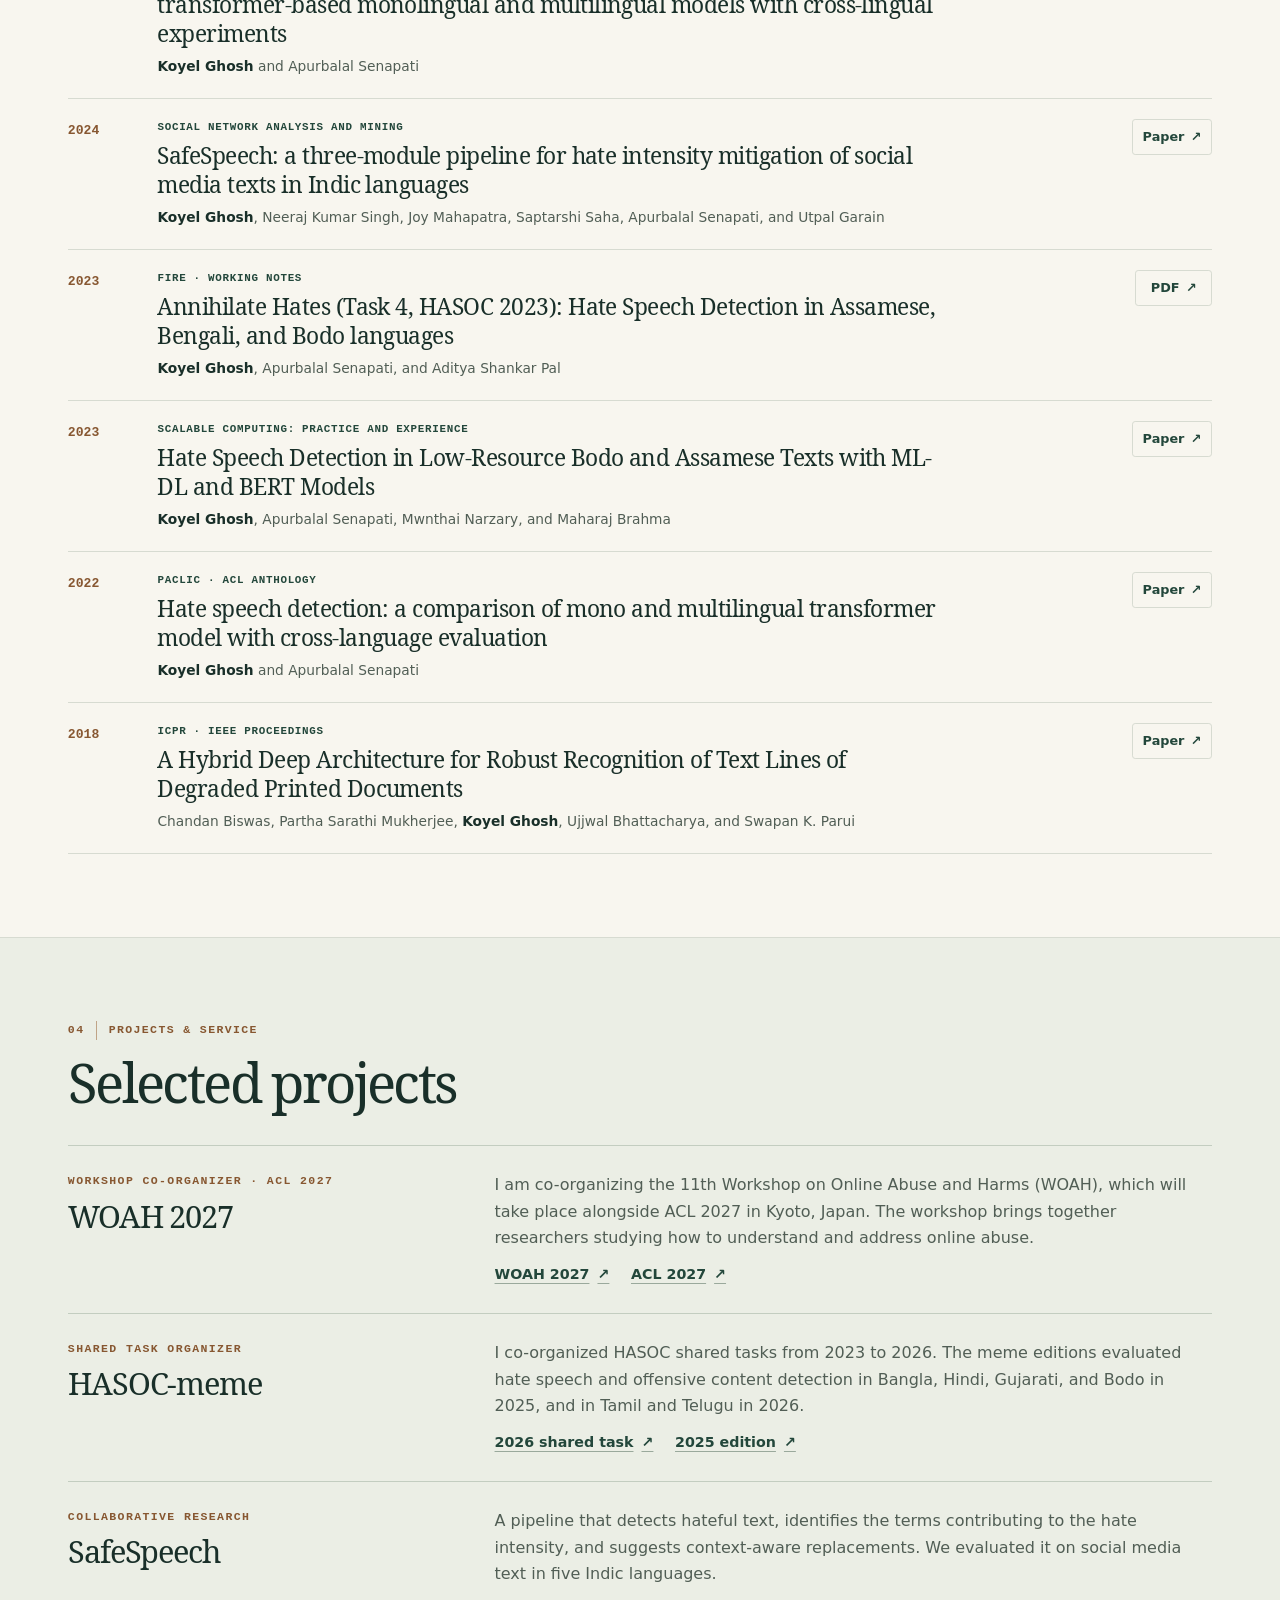
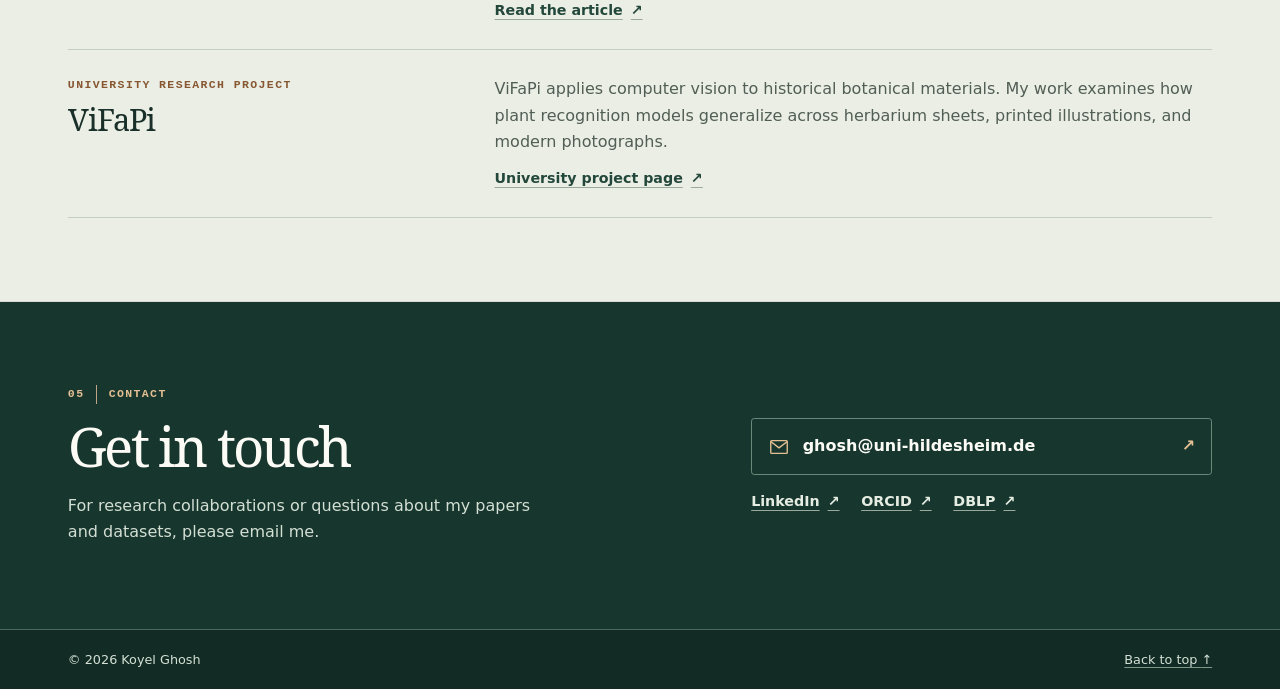
<file: Koyel_Ghosh_GitHub_Pages/index.html>
<!doctype html>
<html lang="en">
<head>
  <meta charset="utf-8">
  <meta name="viewport" content="width=device-width, initial-scale=1">
  <meta name="theme-color" content="#f8f6ef">
  <meta name="description" content="Dr. Koyel Ghosh conducts postdoctoral research at the University of Hildesheim on multilingual NLP, online harm, and multimodal AI, with applications in plant science and drug discovery.">
  <meta property="og:title" content="Dr. Koyel Ghosh · Research">
  <meta property="og:description" content="Research in multilingual NLP, multimodal evaluation of online harm, and applications of AI in plant science and drug discovery.">
  <meta property="og:type" content="website">
  <title>Dr. Koyel Ghosh · Research</title>
  <link rel="icon" href="assets/favicon.svg" type="image/svg+xml">
  <link rel="preload" href="assets/noto-serif.woff" as="font" type="font/woff" crossorigin>
  <link rel="stylesheet" href="styles.css">
  <script src="site.js" defer></script>
</head>
<body id="top">
  <a class="skip-link" href="#main">Skip to content</a>

  <header class="site-header">
    <div class="wrap masthead">
      <a class="brand" href="#top" aria-label="Dr. Koyel Ghosh, home">
        <img class="brand-mark" src="assets/favicon.svg" width="42" height="42" alt="">
        <span class="brand-name">Dr. Koyel Ghosh</span>
      </a>
      <button type="button" class="menu-toggle" aria-expanded="false" aria-controls="primary-nav" hidden>
        Menu
        <svg viewBox="0 0 20 20" width="18" height="18" fill="none" stroke="currentColor" stroke-width="1.4" aria-hidden="true"><path d="M3 6h14M3 10h14M3 14h14"/></svg>
      </button>
      <nav class="site-nav" id="primary-nav" aria-label="Main navigation">
        <a href="#about">About</a>
        <a href="#research">Research</a>
        <a href="#publications">Publications</a>
        <a href="#projects">Projects</a>
        <a class="nav-contact" href="#contact">Contact <span aria-hidden="true">↘</span></a>
      </nav>
    </div>
  </header>

  <main id="main">
    <section class="hero wrap" aria-labelledby="hero-title">
      <div class="hero-copy">
        <p class="eyebrow hero-eyebrow"><span></span> Postdoctoral Researcher</p>
        <h1 id="hero-title">Koyel Ghosh</h1>
        <p class="hero-subtitle">Multilingual NLP &amp; <em>responsible AI</em></p>
        <p class="hero-intro">I build language resources and study how models identify and mitigate online harm in underrepresented languages across text, images, audio, and video.</p>
        <div class="hero-actions">
          <a class="button button-primary" href="#publications">Selected publications <span aria-hidden="true">↓</span></a>
          <a class="text-link" href="#research">Explore my research <span aria-hidden="true">↓</span></a>
        </div>
        <div class="hero-affiliation">
          <svg viewBox="0 0 24 24" width="24" height="24" fill="none" stroke="currentColor" stroke-width="1.45" stroke-linecap="round" stroke-linejoin="round" aria-hidden="true">
            <path d="M3 9 12 4l9 5H3ZM4 20h16M6 12v5m4-5v5m4-5v5m4-5v5"/>
          </svg>
          <div>
            <strong><a href="https://www.uni-hildesheim.de/fb3/institute/iwist/team/">University of Hildesheim <span class="affiliation-arrow" aria-hidden="true">↗</span></a></strong>
            <span>Institute for Information Science and Language Technology</span>
          </div>
        </div>
      </div>

      <figure class="hero-portrait">
        <div class="portrait-frame">
          <img src="assets/koyel-ghosh.jpg" width="1280" height="1119" alt="Portrait of Dr. Koyel Ghosh" fetchpriority="high">
        </div>
        <figcaption>
          <span>Dr. Koyel Ghosh</span>
          <a href="https://hasocfire.github.io/hasoc/2025/organizers.html">Portrait from HASOC <span aria-hidden="true">↗</span></a>
        </figcaption>
      </figure>
    </section>

    <section class="section about wrap" id="about" aria-labelledby="about-title">
      <div>
        <p class="eyebrow section-number"><span>01</span> Academic profile</p>
        <h2 id="about-title">About me</h2>
        <p class="prose">I conduct postdoctoral research at the University of Hildesheim, Germany. I am also an Assistant Professor at SRM Institute of Science and Technology (SRM IST), Kattankulathur, India, where I am currently on leave. My teaching in the Department of Networking and Communications, School of Computing, has included Programming for Problem Solving.</p>
        <p class="prose">I earned my PhD in Computer Science and Engineering at Central Institute of Technology Kokrajhar (CITK), specializing in natural language processing. My doctoral research focused on detecting and mitigating hate speech in low-resource Indian languages.</p>
        <p class="prose">At the Indian Statistical Institute, Kolkata, I worked on degraded document recognition, multilingual and multimodal AI, explainable AI, agricultural applications, and anticancer drug potency prediction.</p>
        <p class="prose">My work has appeared at ICPR and PACLIC and in <em>Pattern Recognition Letters</em>, <em>Communications Chemistry</em>, and <em>Natural Language Processing</em> (formerly <em>Natural Language Engineering</em>).</p>
        <p class="prose" id="poetry">Outside academia, I write poetry.</p>
      </div>
      <aside class="academic-details" aria-label="Academic background">
        <dl>
          <div>
            <dt>Current affiliation</dt>
            <dd><a href="https://www.uni-hildesheim.de/fb3/institute/iwist/team/">University of Hildesheim <span aria-hidden="true">↗</span></a></dd>
            <dd class="detail-note">Postdoctoral research · Hildesheim, Germany · <a href="https://www.uni-hildesheim.de/lsf/personen/person/8615/">Personal profile <span aria-hidden="true">↗</span></a></dd>
          </div>
          <div>
            <dt>Doctoral</dt>
            <dd>Central Institute of Technology Kokrajhar</dd>
            <dd class="detail-note">PhD in Computer Science and Engineering · NLP</dd>
          </div>
          <div>
            <dt>Research</dt>
            <dd>Indian Statistical Institute, Kolkata</dd>
            <dd class="detail-note">Computer Vision and Pattern Recognition Unit</dd>
          </div>
          <div>
            <dt>Teaching</dt>
            <dd><a href="https://www.srmist.edu.in/faculty/dr-koyel-ghosh/">SRM Institute of Science and Technology <span aria-hidden="true">↗</span></a></dd>
            <dd class="detail-note">Assistant Professor (on leave) · Networking and Communications</dd>
          </div>
          <div>
            <dt>Profiles</dt>
            <dd class="profile-links">
              <a href="https://scholar.google.com/scholar?hl=en&amp;q=author%3A%22Koyel+Ghosh%22+%22hate+speech%22">Google Scholar publications <span aria-hidden="true">↗</span></a>
              <a href="https://in.linkedin.com/in/dr-koyel-ghosh-18333076" rel="me">LinkedIn <span aria-hidden="true">↗</span></a>
              <a href="https://orcid.org/0000-0001-5347-4961" rel="me">ORCID <span aria-hidden="true">↗</span></a>
              <a href="https://dblp.org/pid/231/1839.html">DBLP <span aria-hidden="true">↗</span></a>
            </dd>
          </div>
        </dl>
      </aside>
    </section>

    <section class="section research-band" id="research" aria-labelledby="research-title">
      <div class="wrap">
        <p class="eyebrow section-number"><span>02</span> Research</p>
        <h2 id="research-title">Research interests</h2>
        <div class="research-grid">
          <article class="research-topic">
            <span class="topic-icon" aria-hidden="true">
              <svg viewBox="0 0 28 28" width="27" height="27" fill="none" stroke="currentColor" stroke-width="1.4" stroke-linecap="round" stroke-linejoin="round"><path d="M4 6h15v11H9l-5 4V6Zm8 14h7l5 4V11h-2M8 10h7m-7 3h5"/></svg>
            </span>
            <h3>Language resources &amp; cross-lingual transfer</h3>
            <p>I develop datasets for underrepresented languages such as Assamese and Bodo and test how well models trained in one language transfer to another.</p>
          </article>
          <article class="research-topic">
            <span class="topic-icon" aria-hidden="true">
              <svg viewBox="0 0 28 28" width="27" height="27" fill="none" stroke="currentColor" stroke-width="1.4" stroke-linecap="round" stroke-linejoin="round"><path d="M14 3 23 7v6c0 5.2-3.7 9.4-9 12-5.3-2.6-9-6.8-9-12V7l9-4Z"/><path d="m10 14 3 3 5-6"/></svg>
            </span>
            <h3>Hate speech detection &amp; mitigation</h3>
            <p>I study how to identify hate speech, explain which words influence a model’s decision, and reduce the intensity of hateful language while preserving meaning.</p>
          </article>
          <article class="research-topic">
            <span class="topic-icon" aria-hidden="true">
              <svg viewBox="0 0 28 28" width="27" height="27" fill="none" stroke="currentColor" stroke-width="1.4" stroke-linecap="round" stroke-linejoin="round"><rect x="7" y="7" width="17" height="16" rx="1"/><path d="M4 19V4h17M8 20l5-5 4 4 3-3 4 4"/><circle cx="18.5" cy="11.5" r="1.4"/></svg>
            </span>
            <h3>Causal evaluation of multimodal harm</h3>
            <p>I use controlled changes to text, memes, audio, and video to test which cues drive a model’s judgments about harmful content.</p>
          </article>
          <article class="research-topic">
            <span class="topic-icon" aria-hidden="true">
              <svg viewBox="0 0 28 28" width="27" height="27" fill="none" stroke="currentColor" stroke-width="1.4" stroke-linecap="round" stroke-linejoin="round"><path d="M9 23a5 5 0 0 1-3.54-8.54l9-9a5 5 0 1 1 7.08 7.08l-9 9A5 5 0 0 1 9 23Zm2-14 8 8"/></svg>
            </span>
            <h3>Medical AI &amp; drug discovery</h3>
            <p>I benchmark deep learning models for predicting anticancer drug potency and examine how well they generalize to compounds and cell lines absent from training.</p>
            <a class="text-link topic-link" href="https://doi.org/10.1038/s42004-026-01916-9">Read the study <span aria-hidden="true">↗</span></a>
          </article>
          <article class="research-topic">
            <span class="topic-icon" aria-hidden="true">
              <svg viewBox="0 0 28 28" width="27" height="27" fill="none" stroke="currentColor" stroke-width="1.4" stroke-linecap="round" stroke-linejoin="round"><path d="M5 24c5-6 9-10 15-15M8 19C2 10 13 5 24 4c-1 11-6 22-15 16M12 15v-5m1 5h5"/></svg>
            </span>
            <h3>Plant &amp; agricultural AI</h3>
            <p>In ViFaPi, I study how plant species recognition transfers across herbarium specimens, historical botanical illustrations, and modern photographs. My agricultural imaging work also includes identifying root-knot nematode species.</p>
            <a class="text-link topic-link" href="#vifapi">Explore ViFaPi <span aria-hidden="true">↓</span></a>
          </article>
          <figure class="research-atlas">
            <img src="assets/language-atlas.svg" width="500" height="473" alt="Assamese, Bodo, Tamil, and Telugu linked to illustrated text and image layers." loading="lazy">
            <figcaption>Selected languages in my text and image research</figcaption>
          </figure>
        </div>
      </div>
    </section>

    <section class="section publications wrap" id="publications" aria-labelledby="publications-title">
      <div class="section-heading">
        <div>
          <p class="eyebrow section-number"><span>03</span> Scholarly work</p>
          <h2 id="publications-title">Selected publications</h2>
        </div>
        <a class="text-link heading-link" href="https://dblp.org/pid/231/1839.html">Bibliography on DBLP <span aria-hidden="true">↗</span></a>
      </div>

      <div class="publication-tools" hidden>
        <div class="filters" role="group" aria-label="Filter publications by type">
          <button type="button" data-filter="all" aria-pressed="true" aria-controls="publication-list">All</button>
          <button type="button" data-filter="journal" aria-pressed="false" aria-controls="publication-list">Journal articles</button>
          <button type="button" data-filter="conference" aria-pressed="false" aria-controls="publication-list">Conference papers</button>
        </div>
        <p class="publication-count" aria-live="polite"></p>
      </div>

      <ol class="publication-list" id="publication-list">
        <li class="publication" data-type="journal">
          <time datetime="2026">2026</time>
          <div>
            <p class="publication-venue">Pattern Recognition Letters</p>
            <h3>Findings from shared tasks on hate speech detection: Performance patterns for low-resource languages</h3>
            <p class="authors"><strong>Koyel Ghosh</strong>, Saptarshi Saha, Thomas Mandl, and Sandip Modha</p>
          </div>
          <a class="publication-link" href="https://doi.org/10.1016/j.patrec.2025.09.004" aria-label="Paper on Findings from shared tasks on hate speech detection"><span>Paper</span> <span aria-hidden="true">↗</span></a>
        </li>

        <li class="publication" data-type="journal">
          <time datetime="2026">2026</time>
          <div>
            <p class="publication-venue">Communications Chemistry</p>
            <h3>Benchmarking deep learning models for predicting anticancer drug potency (IC<sub>50</sub>) with insights for medicinal chemists</h3>
            <p class="authors">Udbhas Garai, Aditya S. Pal, <strong>Koyel Ghosh</strong>, Deepak B. Salunke, and Utpal Garain</p>
          </div>
          <a class="publication-link" href="https://doi.org/10.1038/s42004-026-01916-9" aria-label="Paper on anticancer drug potency prediction"><span>Paper</span> <span aria-hidden="true">↗</span></a>
        </li>

        <li class="publication" data-type="conference">
          <time datetime="2025">2025</time>
          <div>
            <p class="publication-venue">FIRE · ACM Proceedings</p>
            <h3>Overview of the HASOC Track at FIRE 2025: Abusive Meme Identification – Shadows Behind the Laughter</h3>
            <p class="authors"><strong>Koyel Ghosh</strong>, Mithun Das, Sumukh Patel, et al.</p>
          </div>
          <a class="publication-link" href="https://doi.org/10.1145/3777867.3778259" aria-label="Paper on Overview of the HASOC Track at FIRE 2025"><span>Paper</span> <span aria-hidden="true">↗</span></a>
        </li>

        <li class="publication" data-type="journal">
          <time datetime="2025">2025</time>
          <div>
            <p class="publication-venue">Natural Language Processing · Cambridge University Press</p>
            <h3>Hate speech detection in low-resourced Indian languages: An analysis of transformer-based monolingual and multilingual models with cross-lingual experiments</h3>
            <p class="authors"><strong>Koyel Ghosh</strong> and Apurbalal Senapati</p>
          </div>
          <a class="publication-link" href="https://doi.org/10.1017/nlp.2024.28" aria-label="Paper on Hate speech detection in low-resourced Indian languages"><span>Paper</span> <span aria-hidden="true">↗</span></a>
        </li>

        <li class="publication" data-type="journal">
          <time datetime="2024">2024</time>
          <div>
            <p class="publication-venue">Social Network Analysis and Mining</p>
            <h3>SafeSpeech: a three-module pipeline for hate intensity mitigation of social media texts in Indic languages</h3>
            <p class="authors"><strong>Koyel Ghosh</strong>, Neeraj Kumar Singh, Joy Mahapatra, Saptarshi Saha, Apurbalal Senapati, and Utpal Garain</p>
          </div>
          <a class="publication-link" href="https://doi.org/10.1007/s13278-024-01393-9" aria-label="Paper on SafeSpeech"><span>Paper</span> <span aria-hidden="true">↗</span></a>
        </li>

        <li class="publication" data-type="conference">
          <time datetime="2023">2023</time>
          <div>
            <p class="publication-venue">FIRE · Working Notes</p>
            <h3>Annihilate Hates (Task 4, HASOC 2023): Hate Speech Detection in Assamese, Bengali, and Bodo languages</h3>
            <p class="authors"><strong>Koyel Ghosh</strong>, Apurbalal Senapati, and Aditya Shankar Pal</p>
          </div>
          <a class="publication-link" href="https://ceur-ws.org/Vol-3681/T6-4.pdf" aria-label="PDF of Annihilate Hates"><span>PDF</span> <span aria-hidden="true">↗</span></a>
        </li>

        <li class="publication" data-type="journal">
          <time datetime="2023">2023</time>
          <div>
            <p class="publication-venue">Scalable Computing: Practice and Experience</p>
            <h3>Hate Speech Detection in Low-Resource Bodo and Assamese Texts with ML-DL and BERT Models</h3>
            <p class="authors"><strong>Koyel Ghosh</strong>, Apurbalal Senapati, Mwnthai Narzary, and Maharaj Brahma</p>
          </div>
          <a class="publication-link" href="https://doi.org/10.12694/scpe.v24i4.2469" aria-label="Paper on Hate Speech Detection in Low-Resource Bodo and Assamese Texts"><span>Paper</span> <span aria-hidden="true">↗</span></a>
        </li>

        <li class="publication" data-type="conference">
          <time datetime="2022">2022</time>
          <div>
            <p class="publication-venue">PACLIC · ACL Anthology</p>
            <h3>Hate speech detection: a comparison of mono and multilingual transformer model with cross-language evaluation</h3>
            <p class="authors"><strong>Koyel Ghosh</strong> and Apurbalal Senapati</p>
          </div>
          <a class="publication-link" href="https://aclanthology.org/2022.paclic-1.94/" aria-label="Paper on Hate speech detection at PACLIC 2022"><span>Paper</span> <span aria-hidden="true">↗</span></a>
        </li>
        <li class="publication" data-type="conference">
          <time datetime="2018">2018</time>
          <div>
            <p class="publication-venue">ICPR · IEEE Proceedings</p>
            <h3>A Hybrid Deep Architecture for Robust Recognition of Text Lines of Degraded Printed Documents</h3>
            <p class="authors">Chandan Biswas, Partha Sarathi Mukherjee, <strong>Koyel Ghosh</strong>, Ujjwal Bhattacharya, and Swapan K. Parui</p>
          </div>
          <a class="publication-link" href="https://doi.org/10.1109/ICPR.2018.8545409" aria-label="Paper on text line recognition at ICPR 2018"><span>Paper</span> <span aria-hidden="true">↗</span></a>
        </li>
      </ol>
    </section>

    <section class="section projects-band" id="projects" aria-labelledby="projects-title">
      <div class="wrap">
        <p class="eyebrow section-number"><span>04</span> Projects &amp; service</p>
        <h2 id="projects-title">Selected projects</h2>

        <div class="project-list">
          <article class="project">
            <div class="project-label">
              <p class="eyebrow">Workshop co-organizer · ACL 2027</p>
              <h3>WOAH 2027</h3>
            </div>
            <div>
              <p>I am co-organizing the 11th Workshop on Online Abuse and Harms (WOAH), which will take place alongside ACL 2027 in Kyoto, Japan. The workshop brings together researchers studying how to understand and address online abuse.</p>
              <div class="project-links">
                <a class="text-link" href="https://www.thewoah.org/">WOAH 2027 <span aria-hidden="true">↗</span></a>
                <a class="text-link" href="https://2027.aclweb.org/">ACL 2027 <span aria-hidden="true">↗</span></a>
              </div>
            </div>
          </article>
          <article class="project">
            <div class="project-label">
              <p class="eyebrow">Shared task organizer</p>
              <h3>HASOC-meme</h3>
            </div>
            <div>
              <p>I co-organized HASOC shared tasks from 2023 to 2026. The meme editions evaluated hate speech and offensive content detection in Bangla, Hindi, Gujarati, and Bodo in 2025, and in Tamil and Telugu in 2026.</p>
              <div class="project-links">
                <a class="text-link" href="https://hasocfire.github.io/hasoc/2026/">2026 shared task <span aria-hidden="true">↗</span></a>
                <a class="text-link" href="https://hasocfire.github.io/hasoc/2025/organizers.html">2025 edition <span aria-hidden="true">↗</span></a>
              </div>
            </div>
          </article>
          <article class="project">
            <div class="project-label">
              <p class="eyebrow">Collaborative research</p>
              <h3>SafeSpeech</h3>
            </div>
            <div>
              <p>A pipeline that detects hateful text, identifies the terms contributing to the hate intensity, and suggests context-aware replacements. We evaluated it on social media text in five Indic languages.</p>
              <div class="project-links">
                <a class="text-link" href="https://doi.org/10.1007/s13278-024-01393-9">Read the article <span aria-hidden="true">↗</span></a>
              </div>
            </div>
          </article>
          <article class="project" id="vifapi">
            <div class="project-label">
              <p class="eyebrow">University research project</p>
              <h3>ViFaPi</h3>
            </div>
            <div>
              <p>ViFaPi applies computer vision to historical botanical materials. My work examines how plant recognition models generalize across herbarium sheets, printed illustrations, and modern photographs.</p>
              <div class="project-links">
                <a class="text-link" href="https://www.uni-hildesheim.de/fb3/institute/iwist/forschung/forschungsprojekte/aktuelle-forschungsprojekte/visuelle-fachinformation-automatische-bildverarbeitung-fuer-pflanzen-in-historischen-drucken-handschriften-und-herbarien-vifapi/">University project page <span aria-hidden="true">↗</span></a>
              </div>
            </div>
          </article>
        </div>
      </div>
    </section>

    <section class="section contact" id="contact" aria-labelledby="contact-title">
      <div class="wrap contact-grid">
        <div>
          <p class="eyebrow section-number"><span>05</span> Contact</p>
          <h2 id="contact-title">Get in touch</h2>
          <p>For research collaborations or questions about my papers and datasets, please email me.</p>
        </div>
        <address class="contact-links">
          <a class="email-link" href="mailto:ghosh@uni-hildesheim.de">
            <svg viewBox="0 0 24 24" width="22" height="22" fill="none" stroke="currentColor" stroke-width="1.5" stroke-linejoin="round" aria-hidden="true"><rect x="3" y="5" width="18" height="14" rx="1"/><path d="m3 6 9 7 9-7"/></svg>
            <span>ghosh@uni-hildesheim.de</span>
            <span class="email-arrow" aria-hidden="true">↗</span>
          </a>
          <div class="contact-profiles">
            <a class="text-link" href="https://in.linkedin.com/in/dr-koyel-ghosh-18333076" rel="me">LinkedIn <span aria-hidden="true">↗</span></a>
            <a class="text-link" href="https://orcid.org/0000-0001-5347-4961" rel="me">ORCID <span aria-hidden="true">↗</span></a>
            <a class="text-link" href="https://dblp.org/pid/231/1839.html">DBLP <span aria-hidden="true">↗</span></a>
          </div>
        </address>
      </div>
    </section>
  </main>

  <footer class="site-footer">
    <div class="wrap footer-inner">
      <p>© 2026 Koyel Ghosh</p>
      <a href="#top">Back to top <span aria-hidden="true">↑</span></a>
    </div>
  </footer>
</body>
</html>
</file>
<file: styles.css>
@font-face {
  font-family: "Noto Serif Site";
  src: url("assets/noto-serif.woff") format("woff");
  font-style: normal;
  font-weight: 400;
  font-display: swap;
}

@font-face {
  font-family: "Noto Serif Site";
  src: url("assets/noto-serif-italic.woff") format("woff");
  font-style: italic;
  font-weight: 400;
  font-display: swap;
}

:root {
  color-scheme: light;
  --canvas: #f8f6ef;
  --white: #fcfbf6;
  --ink: #192f29;
  --green: #23473b;
  --deep-green: #17362e;
  --sage: #ebeee5;
  --muted: #515e55;
  --line: #d7dbd1;
  --bronze: #875731;
  --gold: #e4bf92;
  --serif: "Noto Serif Site", Georgia, serif;
  --sans: system-ui, -apple-system, BlinkMacSystemFont, "Segoe UI", sans-serif;
  --mono: ui-monospace, "SFMono-Regular", Consolas, monospace;
  --width: 72rem;
  --gutter: clamp(1.25rem, 5.3vw, 4.5rem);
}

*, *::before, *::after { box-sizing: border-box; }

html { scroll-behavior: smooth; }

body {
  margin: 0;
  background: var(--canvas);
  color: var(--ink);
  font: 1rem/1.65 var(--sans);
  -webkit-font-smoothing: antialiased;
}

[hidden] { display: none !important; }

img { display: block; max-width: 100%; height: auto; }

a { color: inherit; text-underline-offset: .22em; }

button { font: inherit; }

p, h1, h2, h3, figure, dl, dd { margin: 0; }

h1, h2, h3 {
  font-family: var(--serif);
  font-weight: 400;
}

h2 {
  font-size: clamp(2.125rem, 4.35vw, 3.4rem);
  line-height: 1.14;
  letter-spacing: -.048em;
  text-wrap: balance;
}

h3 { line-height: 1.28; }

a:focus-visible, button:focus-visible {
  outline: 3px solid #a57240;
  outline-offset: 4px;
}

section[id], main[id], article[id] { scroll-margin-top: 5.8rem; }

.wrap {
  width: min(var(--width), calc(100% - 2 * var(--gutter)));
  margin-inline: auto;
}

.skip-link {
  position: fixed;
  inset: .6rem auto auto .6rem;
  z-index: 10;
  transform: translateY(-180%);
  background: var(--deep-green);
  color: var(--white);
  padding: .7rem 1rem;
}

.skip-link:focus { transform: none; }

.site-header {
  position: sticky;
  top: 0;
  z-index: 5;
  background: var(--canvas);
  border-bottom: 1px solid var(--line);
}

.masthead {
  min-height: 4.6rem;
  display: flex;
  align-items: center;
  justify-content: space-between;
  gap: 1.5rem;
}

.brand {
  display: inline-flex;
  align-items: center;
  flex-shrink: 0;
  gap: .75rem;
  text-decoration: none;
}

.brand-mark { width: 2.5rem; }

.brand-name {
  font: 400 1.16rem/1.15 var(--serif);
  letter-spacing: -.025em;
}

.site-nav {
  display: flex;
  align-items: center;
  gap: clamp(.85rem, 2.65vw, 2.25rem);
}

.site-nav a {
  color: var(--muted);
  font-size: .875rem;
  font-weight: 600;
  white-space: nowrap;
  text-decoration: none;
}

.site-nav a:hover { color: var(--ink); text-decoration: underline; }

.site-nav .nav-contact {
  display: inline-flex;
  align-items: center;
  gap: .65rem;
  border: 1px solid #b6c1b5;
  padding: .5rem .85rem;
  border-radius: .2rem;
  color: var(--green);
}

.site-nav .nav-contact:hover {
  background: var(--sage);
  text-decoration: none;
}

.menu-toggle { display: none; }

.hero {
  display: grid;
  grid-template-columns: minmax(0, 1.16fr) minmax(0, 1fr);
  align-items: center;
  gap: clamp(2rem, 5.2vw, 4.8rem);
  padding-block: clamp(3.6rem, 6vw, 5.7rem) clamp(3.2rem, 5.6vw, 5.1rem);
}

.hero-copy { padding-block: .75rem 1.3rem; }

.eyebrow {
  font-family: var(--mono);
  font-size: .72rem;
  font-weight: 600;
  letter-spacing: .12em;
  line-height: 1.6;
  text-transform: uppercase;
}

.hero-eyebrow {
  display: flex;
  align-items: center;
  gap: .7rem;
  color: var(--bronze);
  margin-bottom: 1rem;
}

.hero-eyebrow span {
  display: block;
  width: 1.65rem;
  height: 1px;
  background: #af7d56;
}

h1 {
  font-size: clamp(3.3rem, 6.3vw, 6.1rem);
  line-height: 1.02;
  letter-spacing: -.067em;
}

.hero-subtitle {
  font: 400 clamp(1.46rem, 2.63vw, 2.33rem)/1.25 var(--serif);
  letter-spacing: -.042em;
  margin-top: .8rem;
}

.hero-subtitle em { color: var(--bronze); }

.hero-intro {
  max-width: 33rem;
  margin-top: 1.4rem;
  color: var(--muted);
  font-size: clamp(1.03rem, 1.45vw, 1.16rem);
}

.hero-actions {
  display: flex;
  align-items: center;
  flex-wrap: wrap;
  gap: .95rem 1.45rem;
  margin-top: 1.75rem;
}

.button {
  display: inline-flex;
  align-items: center;
  justify-content: center;
  gap: .8rem;
  min-height: 2.85rem;
  padding: .65rem 1.05rem;
  border: 1px solid transparent;
  border-radius: .2rem;
  font-size: .88rem;
  font-weight: 650;
  text-decoration: none;
}

.button-primary { background: var(--deep-green); color: var(--white); }

.button-primary:hover { background: #2a5244; }

.button span, .text-link span { flex-shrink: 0; }

.text-link {
  display: inline-flex;
  align-items: baseline;
  gap: .5rem;
  color: var(--green);
  font-size: .89rem;
  font-weight: 650;
  text-decoration-line: underline;
  text-decoration-color: #9aa99c;
  text-decoration-thickness: 1px;
  text-underline-offset: .3em;
}

.text-link:hover { text-decoration-color: currentColor; }

.hero-affiliation {
  display: flex;
  align-items: flex-start;
  gap: .75rem;
  border-top: 1px solid var(--line);
  margin-top: 2.25rem;
  padding-top: 1.2rem;
  max-width: 30rem;
}

.hero-affiliation svg { flex-shrink: 0; margin-top: .14rem; color: var(--bronze); }
.hero-affiliation strong { display: block; font-size: .92rem; font-weight: 650; }
.hero-affiliation span { display: block; font-size: .8rem; color: var(--muted); }
.hero-affiliation a { text-decoration-color: #a1aea2; }
.hero-affiliation a:hover { text-decoration-color: currentColor; }
.hero-affiliation .affiliation-arrow { display: inline; color: var(--bronze); }

.hero-portrait {
  width: 100%;
  max-width: 26rem;
  justify-self: center;
}

.portrait-frame {
  padding: .75rem;
  background: var(--deep-green);
  border-radius: .25rem;
  box-shadow: 0 14px 30px -22px #17362e84;
}

.portrait-frame img {
  width: 100%;
  aspect-ratio: 1 / 1.06;
  object-fit: cover;
  object-position: center 36%;
  background: var(--sage);
  border: 1px solid #b0926c;
}

.hero-portrait figcaption {
  display: flex;
  justify-content: space-between;
  gap: .3rem .75rem;
  flex-wrap: wrap;
  align-items: baseline;
  margin-top: .75rem;
  font-size: .77rem;
  color: var(--muted);
}

.hero-portrait figcaption > span {
  color: var(--bronze);
  font: 600 .7rem/1.5 var(--mono);
  letter-spacing: .08em;
  text-transform: uppercase;
}

.hero-portrait figcaption a { text-decoration-color: #a1aea2; }

.section { padding-block: clamp(3.4rem, 6.5vw, 5.6rem); }

.section-number {
  display: flex;
  align-items: center;
  gap: .7rem;
  color: var(--bronze);
  margin-bottom: .7rem;
}

.section-number span {
  padding-right: .75rem;
  border-right: 1px solid #c0a487;
  color: var(--bronze);
}

.about {
  display: grid;
  grid-template-columns: minmax(0, 1.5fr) minmax(0, 1fr);
  gap: clamp(2rem, 7.4vw, 6.65rem);
  align-items: center;
  border-top: 1px solid var(--line);
}

.prose { max-width: 41rem; color: var(--muted); margin-top: 1.15rem; }

.academic-details {
  padding: 1.15rem 1.55rem;
  border: 1px solid var(--line);
  border-top: 2px solid #a87e5b;
  background: var(--white);
  border-radius: .15rem;
}

.academic-details dl > div { padding-block: .9rem; }
.academic-details dl > div + div { border-top: 1px solid var(--line); }

.academic-details dt {
  color: var(--bronze);
  font: 600 .68rem/1.45 var(--mono);
  text-transform: uppercase;
  letter-spacing: .105em;
  margin-bottom: .35rem;
}

.academic-details dd { font-weight: 650; font-size: .925rem; }
.academic-details a { text-decoration-color: #a1aea2; }
.academic-details a:hover { text-decoration-color: currentColor; }
.academic-details .detail-note { color: var(--muted); font-size: .8rem; font-weight: 400; margin-top: .1rem; }
.profile-links { display: flex; flex-wrap: wrap; gap: .45rem 1.15rem; }

.research-band, .projects-band {
  background: var(--sage);
  border-block: 1px solid var(--line);
}

.research-grid {
  display: grid;
  grid-template-columns: repeat(3, minmax(0, 1fr));
  gap: 1.75rem 1.55rem;
  margin-top: 2.35rem;
}

.research-topic, .research-atlas {
  border-top: 1px solid #b8c4b7;
  padding-top: 1.4rem;
}

.research-atlas img { width: min(100%, 14rem); border-radius: .2rem; }

.research-atlas figcaption {
  color: var(--muted);
  font-size: .77rem;
  margin-top: .55rem;
}

.topic-link { margin-top: .75rem; }

.topic-icon {
  display: grid;
  width: 2.8rem;
  height: 2.8rem;
  place-items: center;
  color: var(--green);
  border: 1px solid #b6c3b7;
  border-radius: .2rem;
  margin-bottom: 1.1rem;
}

.research-topic h3 {
  font-size: clamp(1.28rem, 2.05vw, 1.66rem);
  letter-spacing: -.03em;
  max-width: 21rem;
}

.research-topic p {
  color: var(--muted);
  margin-top: .85rem;
  font-size: .94rem;
  max-width: 22rem;
}

.section-heading {
  display: flex;
  justify-content: space-between;
  align-items: flex-end;
  flex-wrap: wrap;
  gap: .85rem 1.4rem;
}

.heading-link { margin-bottom: .25rem; }

.publication-tools {
  display: flex;
  justify-content: space-between;
  align-items: center;
  flex-wrap: wrap;
  gap: .6rem 1.2rem;
  margin-top: 1.7rem;
}

.filters { display: flex; flex-wrap: wrap; gap: .4rem; }

.filters button {
  cursor: pointer;
  border: 1px solid var(--line);
  background: transparent;
  color: var(--green);
  padding: .5rem .8rem;
  border-radius: .2rem;
  font-size: .8rem;
  font-weight: 650;
}

.filters button[aria-pressed="true"] {
  background: var(--deep-green);
  color: var(--white);
  border-color: var(--deep-green);
}

.filters button[aria-pressed="false"]:hover { background: var(--sage); }
.publication-count { color: var(--muted); font-size: .8rem; }

.publication-list {
  list-style: none;
  padding: 0;
  margin: 1.2rem 0 0;
  border-bottom: 1px solid var(--line);
}

.publication {
  display: grid;
  grid-template-columns: 4.5rem minmax(0, 1fr) auto;
  align-items: start;
  column-gap: 1.1rem;
  border-top: 1px solid var(--line);
  padding-block: 1.25rem;
}

.publication time {
  color: var(--bronze);
  font: 600 .82rem/1.65 var(--mono);
  padding-top: .05rem;
}

.publication-venue {
  color: var(--green);
  font: 650 .68rem/1.55 var(--mono);
  letter-spacing: .065em;
  text-transform: uppercase;
  margin-bottom: .32rem;
}

.publication h3 {
  max-width: 49rem;
  font-size: clamp(1.075rem, 1.86vw, 1.42rem);
  letter-spacing: -.023em;
}

.authors { margin-top: .45rem; color: var(--muted); font-size: .86rem; }
.authors strong { color: var(--ink); font-weight: 650; }

.publication-link {
  display: inline-flex;
  align-items: center;
  justify-content: center;
  gap: .4rem;
  border: 1px solid var(--line);
  border-radius: .2rem;
  min-width: 4.8rem;
  padding: .39rem .6rem;
  color: var(--green);
  font-weight: 650;
  font-size: .8rem;
  text-decoration: none;
  white-space: nowrap;
}

.publication-link:hover { background: var(--sage); border-color: #adbcad; }

.project-list { margin-top: 2rem; border-bottom: 1px solid #c3cdc0; }

.project {
  display: grid;
  grid-template-columns: minmax(12rem, .55fr) minmax(0, 1fr);
  align-items: start;
  gap: 1rem 2rem;
  padding-block: 1.65rem;
  border-top: 1px solid #c3cdc0;
}

.project-label .eyebrow { color: var(--bronze); }
.project-label h3 { font-size: clamp(1.58rem, 2.4vw, 2.05rem); letter-spacing: -.035em; margin-top: .35rem; }
.project p:not(.eyebrow) { color: var(--muted); max-width: 44rem; }
.project-links { display: flex; flex-wrap: wrap; gap: .6rem 1.35rem; margin-top: .72rem; }

.contact {
  background: var(--deep-green);
  color: var(--white);
}

.contact-grid {
  display: grid;
  grid-template-columns: minmax(0, 1.25fr) minmax(0, .95fr);
  align-items: center;
  gap: 2rem clamp(2rem, 6vw, 5.5rem);
}

.contact .section-number, .contact .section-number span { color: var(--gold); }
.contact-grid p:not(.eyebrow) { color: #d4dfd4; margin-top: 1rem; max-width: 29rem; }
.contact-links { font-style: normal; }

.email-link {
  display: flex;
  align-items: center;
  gap: .78rem;
  padding: .9rem 1rem;
  color: var(--white);
  border: 1px solid #69897a;
  border-radius: .2rem;
  text-decoration: none;
  font-size: clamp(.89rem, 1.4vw, 1rem);
  font-weight: 650;
  overflow-wrap: anywhere;
}

.email-link:hover { background: #24473a; border-color: var(--gold); }
.email-link svg, .email-arrow { color: var(--gold); flex-shrink: 0; }
.email-arrow { margin-left: auto; }
.contact-profiles { display: flex; flex-wrap: wrap; gap: .8rem 1.35rem; margin-top: .9rem; }
.contact-profiles a { color: #e5ece2; }
.contact a:focus-visible { outline-color: var(--gold); }

.site-footer { background: #122c25; color: #d4e0d5; border-top: 1px solid #4b6b5d; }

.footer-inner {
  display: flex;
  justify-content: space-between;
  flex-wrap: wrap;
  gap: .6rem 1rem;
  padding-block: 1.2rem;
  font-size: .8rem;
}

.footer-inner a { text-decoration-color: #7b9888; }
.footer-inner a:hover { text-decoration-color: currentColor; }

@media (max-width: 1000px) {
  .hero { gap: 2rem; }
  .hero-copy { padding-block: 0; }
  .hero-affiliation { margin-top: 1.8rem; }
  .publication { grid-template-columns: 3.3rem minmax(0, 1fr) auto; }
}

@media (max-width: 760px) {
  .masthead {
    min-height: 4rem;
    flex-wrap: wrap;
    gap: 0;
  }

  .brand-mark { width: 2.125rem; }
  .brand-name { font-size: 1.07rem; }
  .menu-toggle {
    display: inline-flex;
    align-items: center;
    gap: .45rem;
    min-height: 2.4rem;
    color: var(--green);
    background: transparent;
    border: 1px solid #b6c1b5;
    border-radius: .2rem;
    padding: .3rem .6rem;
    font-size: .83rem;
    font-weight: 650;
    cursor: pointer;
  }

  .menu-toggle:not([hidden]) + .site-nav:not(.is-open) { display: none; }

  .site-nav {
    width: 100%;
    flex-wrap: wrap;
    align-items: stretch;
    padding-block: .25rem .85rem;
    gap: .2rem .85rem;
  }

  .site-nav a, .site-nav .nav-contact {
    display: inline-flex;
    align-items: center;
    min-height: 2.5rem;
    padding: .25rem 0;
    border: none;
  }

  .hero, .about, .contact-grid { grid-template-columns: minmax(0, 1fr); }
  .hero { padding-block: 2.75rem 3rem; gap: 1.85rem; }
  h1 { font-size: clamp(3rem, 9.4vw, 5.5rem); }
  .hero-subtitle { font-size: clamp(1.38rem, 4.65vw, 2rem); }
  .hero-portrait { justify-self: start; }
  .about { gap: 1.65rem; }
  .academic-details { padding: .65rem 1.15rem; }
  .research-grid { grid-template-columns: minmax(0, 1fr); gap: 1.05rem; margin-top: 1.6rem; }
  .research-topic, .research-atlas { padding-top: 1.15rem; }
  .research-atlas img { width: min(100%, 18rem); }
  .research-topic h3, .research-topic p { max-width: 35rem; }
  .topic-icon { margin-bottom: .75rem; }
  .research-topic p { margin-top: .55rem; }
  .contact-grid { gap: 1.45rem; }
  .contact-links { max-width: 28rem; }
  section[id], main[id], article[id] { scroll-margin-top: 4.6rem; }
}

@media (max-width: 470px) {
  .hero-actions { gap: .85rem 1.05rem; }
  .publication {
    grid-template-columns: minmax(0, 1fr) auto;
    gap: .45rem .7rem;
    padding-block: 1rem;
  }
  .publication time { grid-column: 1; grid-row: 1; }
  .publication > div { grid-column: 1 / -1; grid-row: 2; }
  .publication-link { grid-column: 2; grid-row: 1; min-width: auto; }
  .project { grid-template-columns: minmax(0, 1fr); gap: .6rem; padding-block: 1.2rem; }
}

@media (prefers-reduced-motion: reduce) {
  html { scroll-behavior: auto; }
}
</file>
<file: Koyel_Ghosh_GitHub_Pages/styles.css>
@font-face {
  font-family: "Noto Serif Site";
  src: url("assets/noto-serif.woff") format("woff");
  font-style: normal;
  font-weight: 400;
  font-display: swap;
}

@font-face {
  font-family: "Noto Serif Site";
  src: url("assets/noto-serif-italic.woff") format("woff");
  font-style: italic;
  font-weight: 400;
  font-display: swap;
}

:root {
  color-scheme: light;
  --canvas: #f8f6ef;
  --white: #fcfbf6;
  --ink: #192f29;
  --green: #23473b;
  --deep-green: #17362e;
  --sage: #ebeee5;
  --muted: #515e55;
  --line: #d7dbd1;
  --bronze: #875731;
  --gold: #e4bf92;
  --serif: "Noto Serif Site", Georgia, serif;
  --sans: system-ui, -apple-system, BlinkMacSystemFont, "Segoe UI", sans-serif;
  --mono: ui-monospace, "SFMono-Regular", Consolas, monospace;
  --width: 72rem;
  --gutter: clamp(1.25rem, 5.3vw, 4.5rem);
}

*, *::before, *::after { box-sizing: border-box; }

html { scroll-behavior: smooth; }

body {
  margin: 0;
  background: var(--canvas);
  color: var(--ink);
  font: 1rem/1.65 var(--sans);
  -webkit-font-smoothing: antialiased;
}

[hidden] { display: none !important; }

img { display: block; max-width: 100%; height: auto; }

a { color: inherit; text-underline-offset: .22em; }

button { font: inherit; }

p, h1, h2, h3, figure, dl, dd { margin: 0; }

h1, h2, h3 {
  font-family: var(--serif);
  font-weight: 400;
}

h2 {
  font-size: clamp(2.125rem, 4.35vw, 3.4rem);
  line-height: 1.14;
  letter-spacing: -.048em;
  text-wrap: balance;
}

h3 { line-height: 1.28; }

a:focus-visible, button:focus-visible {
  outline: 3px solid #a57240;
  outline-offset: 4px;
}

section[id], main[id], article[id] { scroll-margin-top: 5.8rem; }

.wrap {
  width: min(var(--width), calc(100% - 2 * var(--gutter)));
  margin-inline: auto;
}

.skip-link {
  position: fixed;
  inset: .6rem auto auto .6rem;
  z-index: 10;
  transform: translateY(-180%);
  background: var(--deep-green);
  color: var(--white);
  padding: .7rem 1rem;
}

.skip-link:focus { transform: none; }

.site-header {
  position: sticky;
  top: 0;
  z-index: 5;
  background: var(--canvas);
  border-bottom: 1px solid var(--line);
}

.masthead {
  min-height: 4.6rem;
  display: flex;
  align-items: center;
  justify-content: space-between;
  gap: 1.5rem;
}

.brand {
  display: inline-flex;
  align-items: center;
  flex-shrink: 0;
  gap: .75rem;
  text-decoration: none;
}

.brand-mark { width: 2.5rem; }

.brand-name {
  font: 400 1.16rem/1.15 var(--serif);
  letter-spacing: -.025em;
}

.site-nav {
  display: flex;
  align-items: center;
  gap: clamp(.85rem, 2.65vw, 2.25rem);
}

.site-nav a {
  color: var(--muted);
  font-size: .875rem;
  font-weight: 600;
  white-space: nowrap;
  text-decoration: none;
}

.site-nav a:hover { color: var(--ink); text-decoration: underline; }

.site-nav .nav-contact {
  display: inline-flex;
  align-items: center;
  gap: .65rem;
  border: 1px solid #b6c1b5;
  padding: .5rem .85rem;
  border-radius: .2rem;
  color: var(--green);
}

.site-nav .nav-contact:hover {
  background: var(--sage);
  text-decoration: none;
}

.menu-toggle { display: none; }

.hero {
  display: grid;
  grid-template-columns: minmax(0, 1.16fr) minmax(0, 1fr);
  align-items: center;
  gap: clamp(2rem, 5.2vw, 4.8rem);
  padding-block: clamp(3.6rem, 6vw, 5.7rem) clamp(3.2rem, 5.6vw, 5.1rem);
}

.hero-copy { padding-block: .75rem 1.3rem; }

.eyebrow {
  font-family: var(--mono);
  font-size: .72rem;
  font-weight: 600;
  letter-spacing: .12em;
  line-height: 1.6;
  text-transform: uppercase;
}

.hero-eyebrow {
  display: flex;
  align-items: center;
  gap: .7rem;
  color: var(--bronze);
  margin-bottom: 1rem;
}

.hero-eyebrow span {
  display: block;
  width: 1.65rem;
  height: 1px;
  background: #af7d56;
}

h1 {
  font-size: clamp(3.3rem, 6.3vw, 6.1rem);
  line-height: 1.02;
  letter-spacing: -.067em;
}

.hero-subtitle {
  font: 400 clamp(1.46rem, 2.63vw, 2.33rem)/1.25 var(--serif);
  letter-spacing: -.042em;
  margin-top: .8rem;
}

.hero-subtitle em { color: var(--bronze); }

.hero-intro {
  max-width: 33rem;
  margin-top: 1.4rem;
  color: var(--muted);
  font-size: clamp(1.03rem, 1.45vw, 1.16rem);
}

.hero-actions {
  display: flex;
  align-items: center;
  flex-wrap: wrap;
  gap: .95rem 1.45rem;
  margin-top: 1.75rem;
}

.button {
  display: inline-flex;
  align-items: center;
  justify-content: center;
  gap: .8rem;
  min-height: 2.85rem;
  padding: .65rem 1.05rem;
  border: 1px solid transparent;
  border-radius: .2rem;
  font-size: .88rem;
  font-weight: 650;
  text-decoration: none;
}

.button-primary { background: var(--deep-green); color: var(--white); }

.button-primary:hover { background: #2a5244; }

.button span, .text-link span { flex-shrink: 0; }

.text-link {
  display: inline-flex;
  align-items: baseline;
  gap: .5rem;
  color: var(--green);
  font-size: .89rem;
  font-weight: 650;
  text-decoration-line: underline;
  text-decoration-color: #9aa99c;
  text-decoration-thickness: 1px;
  text-underline-offset: .3em;
}

.text-link:hover { text-decoration-color: currentColor; }

.hero-affiliation {
  display: flex;
  align-items: flex-start;
  gap: .75rem;
  border-top: 1px solid var(--line);
  margin-top: 2.25rem;
  padding-top: 1.2rem;
  max-width: 30rem;
}

.hero-affiliation svg { flex-shrink: 0; margin-top: .14rem; color: var(--bronze); }
.hero-affiliation strong { display: block; font-size: .92rem; font-weight: 650; }
.hero-affiliation span { display: block; font-size: .8rem; color: var(--muted); }
.hero-affiliation a { text-decoration-color: #a1aea2; }
.hero-affiliation a:hover { text-decoration-color: currentColor; }
.hero-affiliation .affiliation-arrow { display: inline; color: var(--bronze); }

.hero-portrait {
  width: 100%;
  max-width: 26rem;
  justify-self: center;
}

.portrait-frame {
  padding: .75rem;
  background: var(--deep-green);
  border-radius: .25rem;
  box-shadow: 0 14px 30px -22px #17362e84;
}

.portrait-frame img {
  width: 100%;
  aspect-ratio: 1 / 1.06;
  object-fit: cover;
  object-position: center 36%;
  background: var(--sage);
  border: 1px solid #b0926c;
}

.hero-portrait figcaption {
  display: flex;
  justify-content: space-between;
  gap: .3rem .75rem;
  flex-wrap: wrap;
  align-items: baseline;
  margin-top: .75rem;
  font-size: .77rem;
  color: var(--muted);
}

.hero-portrait figcaption > span {
  color: var(--bronze);
  font: 600 .7rem/1.5 var(--mono);
  letter-spacing: .08em;
  text-transform: uppercase;
}

.hero-portrait figcaption a { text-decoration-color: #a1aea2; }

.section { padding-block: clamp(3.4rem, 6.5vw, 5.6rem); }

.section-number {
  display: flex;
  align-items: center;
  gap: .7rem;
  color: var(--bronze);
  margin-bottom: .7rem;
}

.section-number span {
  padding-right: .75rem;
  border-right: 1px solid #c0a487;
  color: var(--bronze);
}

.about {
  display: grid;
  grid-template-columns: minmax(0, 1.5fr) minmax(0, 1fr);
  gap: clamp(2rem, 7.4vw, 6.65rem);
  align-items: center;
  border-top: 1px solid var(--line);
}

.prose { max-width: 41rem; color: var(--muted); margin-top: 1.15rem; }

.academic-details {
  padding: 1.15rem 1.55rem;
  border: 1px solid var(--line);
  border-top: 2px solid #a87e5b;
  background: var(--white);
  border-radius: .15rem;
}

.academic-details dl > div { padding-block: .9rem; }
.academic-details dl > div + div { border-top: 1px solid var(--line); }

.academic-details dt {
  color: var(--bronze);
  font: 600 .68rem/1.45 var(--mono);
  text-transform: uppercase;
  letter-spacing: .105em;
  margin-bottom: .35rem;
}

.academic-details dd { font-weight: 650; font-size: .925rem; }
.academic-details a { text-decoration-color: #a1aea2; }
.academic-details a:hover { text-decoration-color: currentColor; }
.academic-details .detail-note { color: var(--muted); font-size: .8rem; font-weight: 400; margin-top: .1rem; }
.profile-links { display: flex; flex-wrap: wrap; gap: .45rem 1.15rem; }

.research-band, .projects-band {
  background: var(--sage);
  border-block: 1px solid var(--line);
}

.research-grid {
  display: grid;
  grid-template-columns: repeat(3, minmax(0, 1fr));
  gap: 1.75rem 1.55rem;
  margin-top: 2.35rem;
}

.research-topic, .research-atlas {
  border-top: 1px solid #b8c4b7;
  padding-top: 1.4rem;
}

.research-atlas img { width: min(100%, 14rem); border-radius: .2rem; }

.research-atlas figcaption {
  color: var(--muted);
  font-size: .77rem;
  margin-top: .55rem;
}

.topic-link { margin-top: .75rem; }

.topic-icon {
  display: grid;
  width: 2.8rem;
  height: 2.8rem;
  place-items: center;
  color: var(--green);
  border: 1px solid #b6c3b7;
  border-radius: .2rem;
  margin-bottom: 1.1rem;
}

.research-topic h3 {
  font-size: clamp(1.28rem, 2.05vw, 1.66rem);
  letter-spacing: -.03em;
  max-width: 21rem;
}

.research-topic p {
  color: var(--muted);
  margin-top: .85rem;
  font-size: .94rem;
  max-width: 22rem;
}

.section-heading {
  display: flex;
  justify-content: space-between;
  align-items: flex-end;
  flex-wrap: wrap;
  gap: .85rem 1.4rem;
}

.heading-link { margin-bottom: .25rem; }

.publication-tools {
  display: flex;
  justify-content: space-between;
  align-items: center;
  flex-wrap: wrap;
  gap: .6rem 1.2rem;
  margin-top: 1.7rem;
}

.filters { display: flex; flex-wrap: wrap; gap: .4rem; }

.filters button {
  cursor: pointer;
  border: 1px solid var(--line);
  background: transparent;
  color: var(--green);
  padding: .5rem .8rem;
  border-radius: .2rem;
  font-size: .8rem;
  font-weight: 650;
}

.filters button[aria-pressed="true"] {
  background: var(--deep-green);
  color: var(--white);
  border-color: var(--deep-green);
}

.filters button[aria-pressed="false"]:hover { background: var(--sage); }
.publication-count { color: var(--muted); font-size: .8rem; }

.publication-list {
  list-style: none;
  padding: 0;
  margin: 1.2rem 0 0;
  border-bottom: 1px solid var(--line);
}

.publication {
  display: grid;
  grid-template-columns: 4.5rem minmax(0, 1fr) auto;
  align-items: start;
  column-gap: 1.1rem;
  border-top: 1px solid var(--line);
  padding-block: 1.25rem;
}

.publication time {
  color: var(--bronze);
  font: 600 .82rem/1.65 var(--mono);
  padding-top: .05rem;
}

.publication-venue {
  color: var(--green);
  font: 650 .68rem/1.55 var(--mono);
  letter-spacing: .065em;
  text-transform: uppercase;
  margin-bottom: .32rem;
}

.publication h3 {
  max-width: 49rem;
  font-size: clamp(1.075rem, 1.86vw, 1.42rem);
  letter-spacing: -.023em;
}

.authors { margin-top: .45rem; color: var(--muted); font-size: .86rem; }
.authors strong { color: var(--ink); font-weight: 650; }

.publication-link {
  display: inline-flex;
  align-items: center;
  justify-content: center;
  gap: .4rem;
  border: 1px solid var(--line);
  border-radius: .2rem;
  min-width: 4.8rem;
  padding: .39rem .6rem;
  color: var(--green);
  font-weight: 650;
  font-size: .8rem;
  text-decoration: none;
  white-space: nowrap;
}

.publication-link:hover { background: var(--sage); border-color: #adbcad; }

.project-list { margin-top: 2rem; border-bottom: 1px solid #c3cdc0; }

.project {
  display: grid;
  grid-template-columns: minmax(12rem, .55fr) minmax(0, 1fr);
  align-items: start;
  gap: 1rem 2rem;
  padding-block: 1.65rem;
  border-top: 1px solid #c3cdc0;
}

.project-label .eyebrow { color: var(--bronze); }
.project-label h3 { font-size: clamp(1.58rem, 2.4vw, 2.05rem); letter-spacing: -.035em; margin-top: .35rem; }
.project p:not(.eyebrow) { color: var(--muted); max-width: 44rem; }
.project-links { display: flex; flex-wrap: wrap; gap: .6rem 1.35rem; margin-top: .72rem; }

.contact {
  background: var(--deep-green);
  color: var(--white);
}

.contact-grid {
  display: grid;
  grid-template-columns: minmax(0, 1.25fr) minmax(0, .95fr);
  align-items: center;
  gap: 2rem clamp(2rem, 6vw, 5.5rem);
}

.contact .section-number, .contact .section-number span { color: var(--gold); }
.contact-grid p:not(.eyebrow) { color: #d4dfd4; margin-top: 1rem; max-width: 29rem; }
.contact-links { font-style: normal; }

.email-link {
  display: flex;
  align-items: center;
  gap: .78rem;
  padding: .9rem 1rem;
  color: var(--white);
  border: 1px solid #69897a;
  border-radius: .2rem;
  text-decoration: none;
  font-size: clamp(.89rem, 1.4vw, 1rem);
  font-weight: 650;
  overflow-wrap: anywhere;
}

.email-link:hover { background: #24473a; border-color: var(--gold); }
.email-link svg, .email-arrow { color: var(--gold); flex-shrink: 0; }
.email-arrow { margin-left: auto; }
.contact-profiles { display: flex; flex-wrap: wrap; gap: .8rem 1.35rem; margin-top: .9rem; }
.contact-profiles a { color: #e5ece2; }
.contact a:focus-visible { outline-color: var(--gold); }

.site-footer { background: #122c25; color: #d4e0d5; border-top: 1px solid #4b6b5d; }

.footer-inner {
  display: flex;
  justify-content: space-between;
  flex-wrap: wrap;
  gap: .6rem 1rem;
  padding-block: 1.2rem;
  font-size: .8rem;
}

.footer-inner a { text-decoration-color: #7b9888; }
.footer-inner a:hover { text-decoration-color: currentColor; }

@media (max-width: 1000px) {
  .hero { gap: 2rem; }
  .hero-copy { padding-block: 0; }
  .hero-affiliation { margin-top: 1.8rem; }
  .publication { grid-template-columns: 3.3rem minmax(0, 1fr) auto; }
}

@media (max-width: 760px) {
  .masthead {
    min-height: 4rem;
    flex-wrap: wrap;
    gap: 0;
  }

  .brand-mark { width: 2.125rem; }
  .brand-name { font-size: 1.07rem; }
  .menu-toggle {
    display: inline-flex;
    align-items: center;
    gap: .45rem;
    min-height: 2.4rem;
    color: var(--green);
    background: transparent;
    border: 1px solid #b6c1b5;
    border-radius: .2rem;
    padding: .3rem .6rem;
    font-size: .83rem;
    font-weight: 650;
    cursor: pointer;
  }

  .menu-toggle:not([hidden]) + .site-nav:not(.is-open) { display: none; }

  .site-nav {
    width: 100%;
    flex-wrap: wrap;
    align-items: stretch;
    padding-block: .25rem .85rem;
    gap: .2rem .85rem;
  }

  .site-nav a, .site-nav .nav-contact {
    display: inline-flex;
    align-items: center;
    min-height: 2.5rem;
    padding: .25rem 0;
    border: none;
  }

  .hero, .about, .contact-grid { grid-template-columns: minmax(0, 1fr); }
  .hero { padding-block: 2.75rem 3rem; gap: 1.85rem; }
  h1 { font-size: clamp(3rem, 9.4vw, 5.5rem); }
  .hero-subtitle { font-size: clamp(1.38rem, 4.65vw, 2rem); }
  .hero-portrait { justify-self: start; }
  .about { gap: 1.65rem; }
  .academic-details { padding: .65rem 1.15rem; }
  .research-grid { grid-template-columns: minmax(0, 1fr); gap: 1.05rem; margin-top: 1.6rem; }
  .research-topic, .research-atlas { padding-top: 1.15rem; }
  .research-atlas img { width: min(100%, 18rem); }
  .research-topic h3, .research-topic p { max-width: 35rem; }
  .topic-icon { margin-bottom: .75rem; }
  .research-topic p { margin-top: .55rem; }
  .contact-grid { gap: 1.45rem; }
  .contact-links { max-width: 28rem; }
  section[id], main[id], article[id] { scroll-margin-top: 4.6rem; }
}

@media (max-width: 470px) {
  .hero-actions { gap: .85rem 1.05rem; }
  .publication {
    grid-template-columns: minmax(0, 1fr) auto;
    gap: .45rem .7rem;
    padding-block: 1rem;
  }
  .publication time { grid-column: 1; grid-row: 1; }
  .publication > div { grid-column: 1 / -1; grid-row: 2; }
  .publication-link { grid-column: 2; grid-row: 1; min-width: auto; }
  .project { grid-template-columns: minmax(0, 1fr); gap: .6rem; padding-block: 1.2rem; }
}

@media (prefers-reduced-motion: reduce) {
  html { scroll-behavior: auto; }
}
</file>
